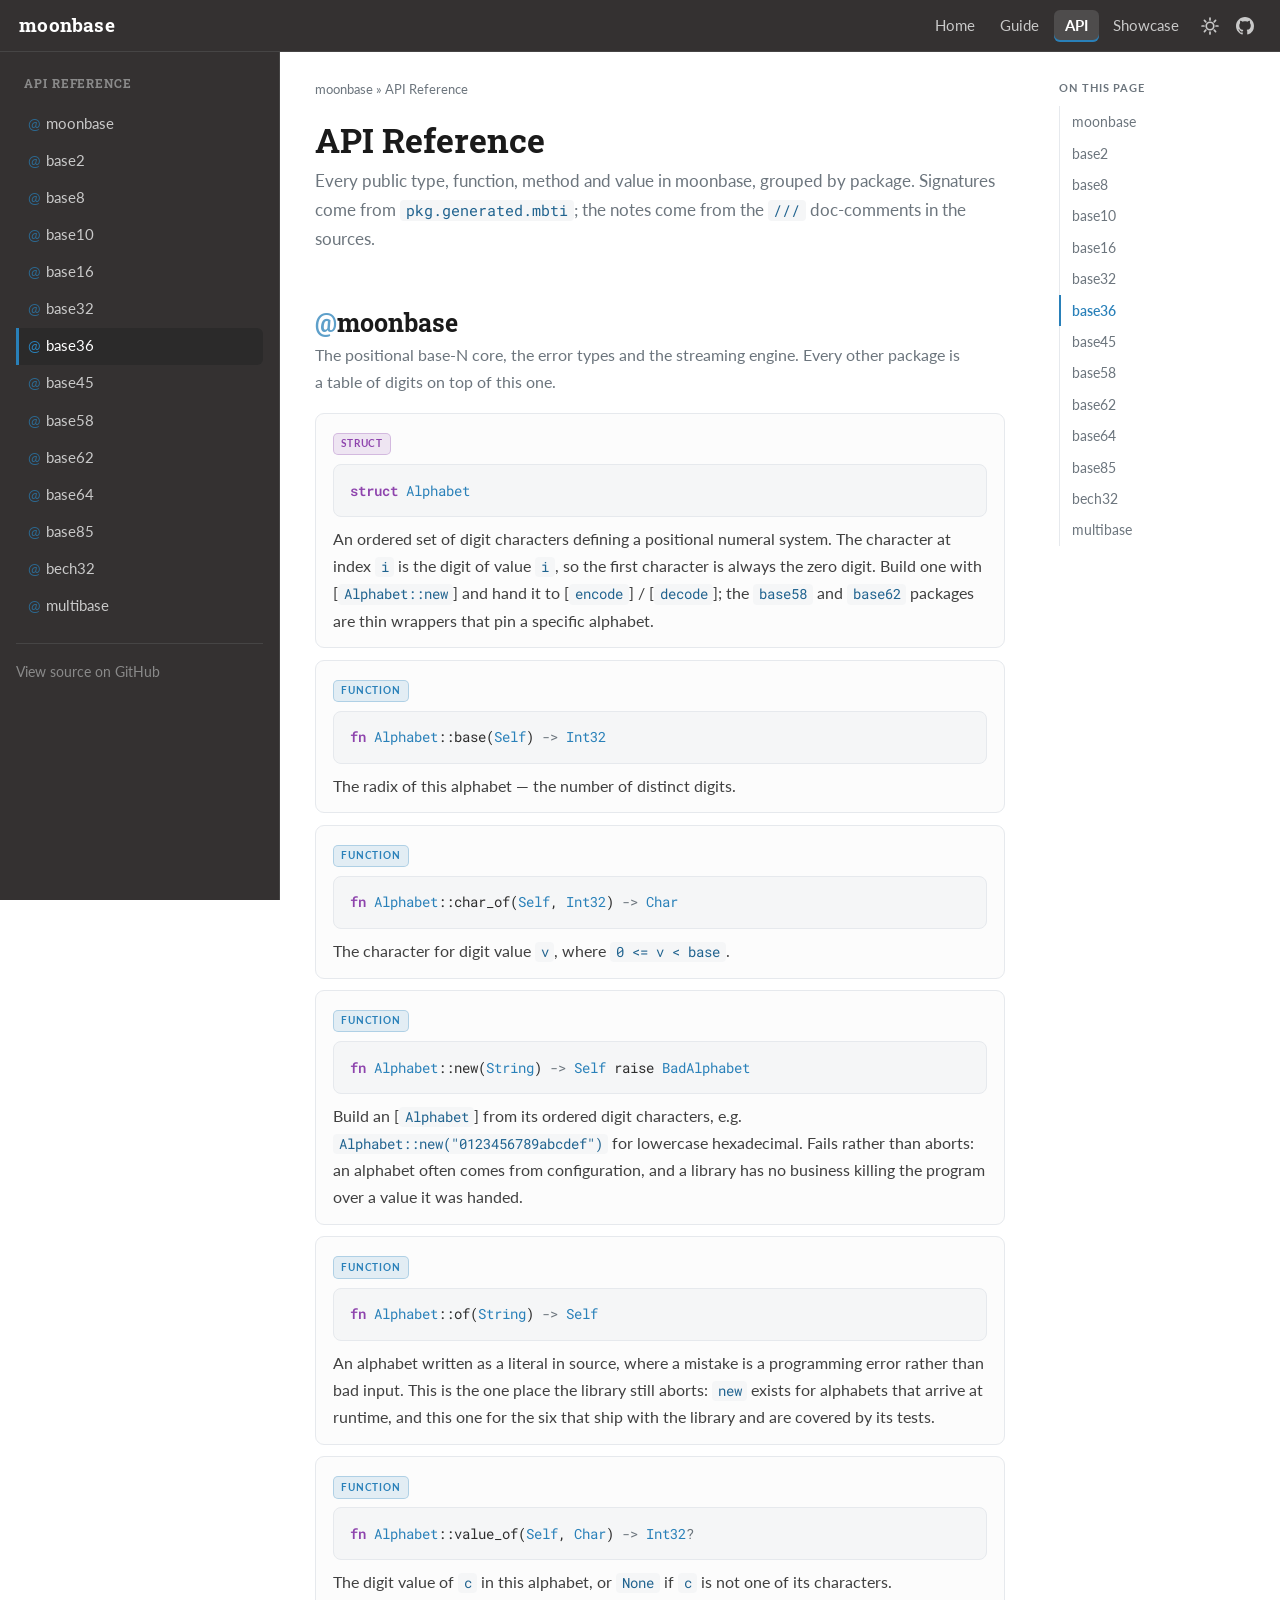
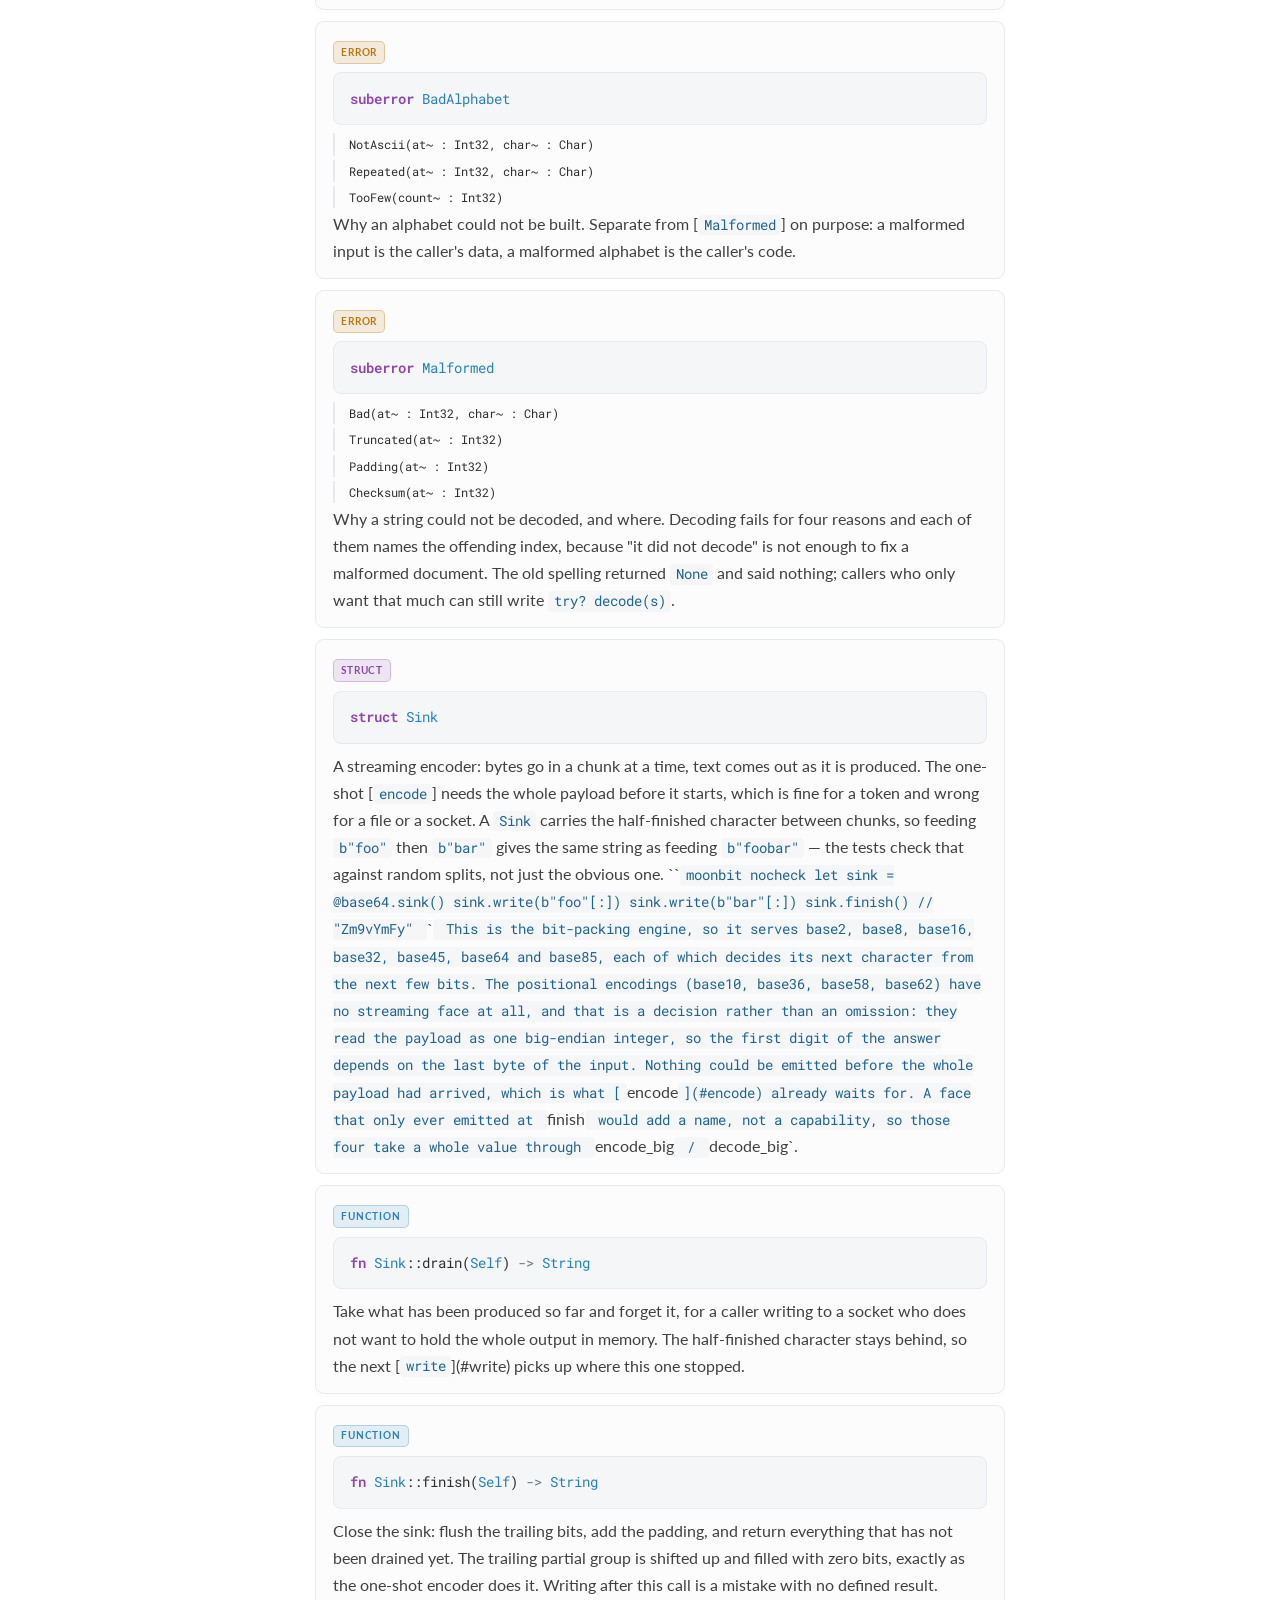
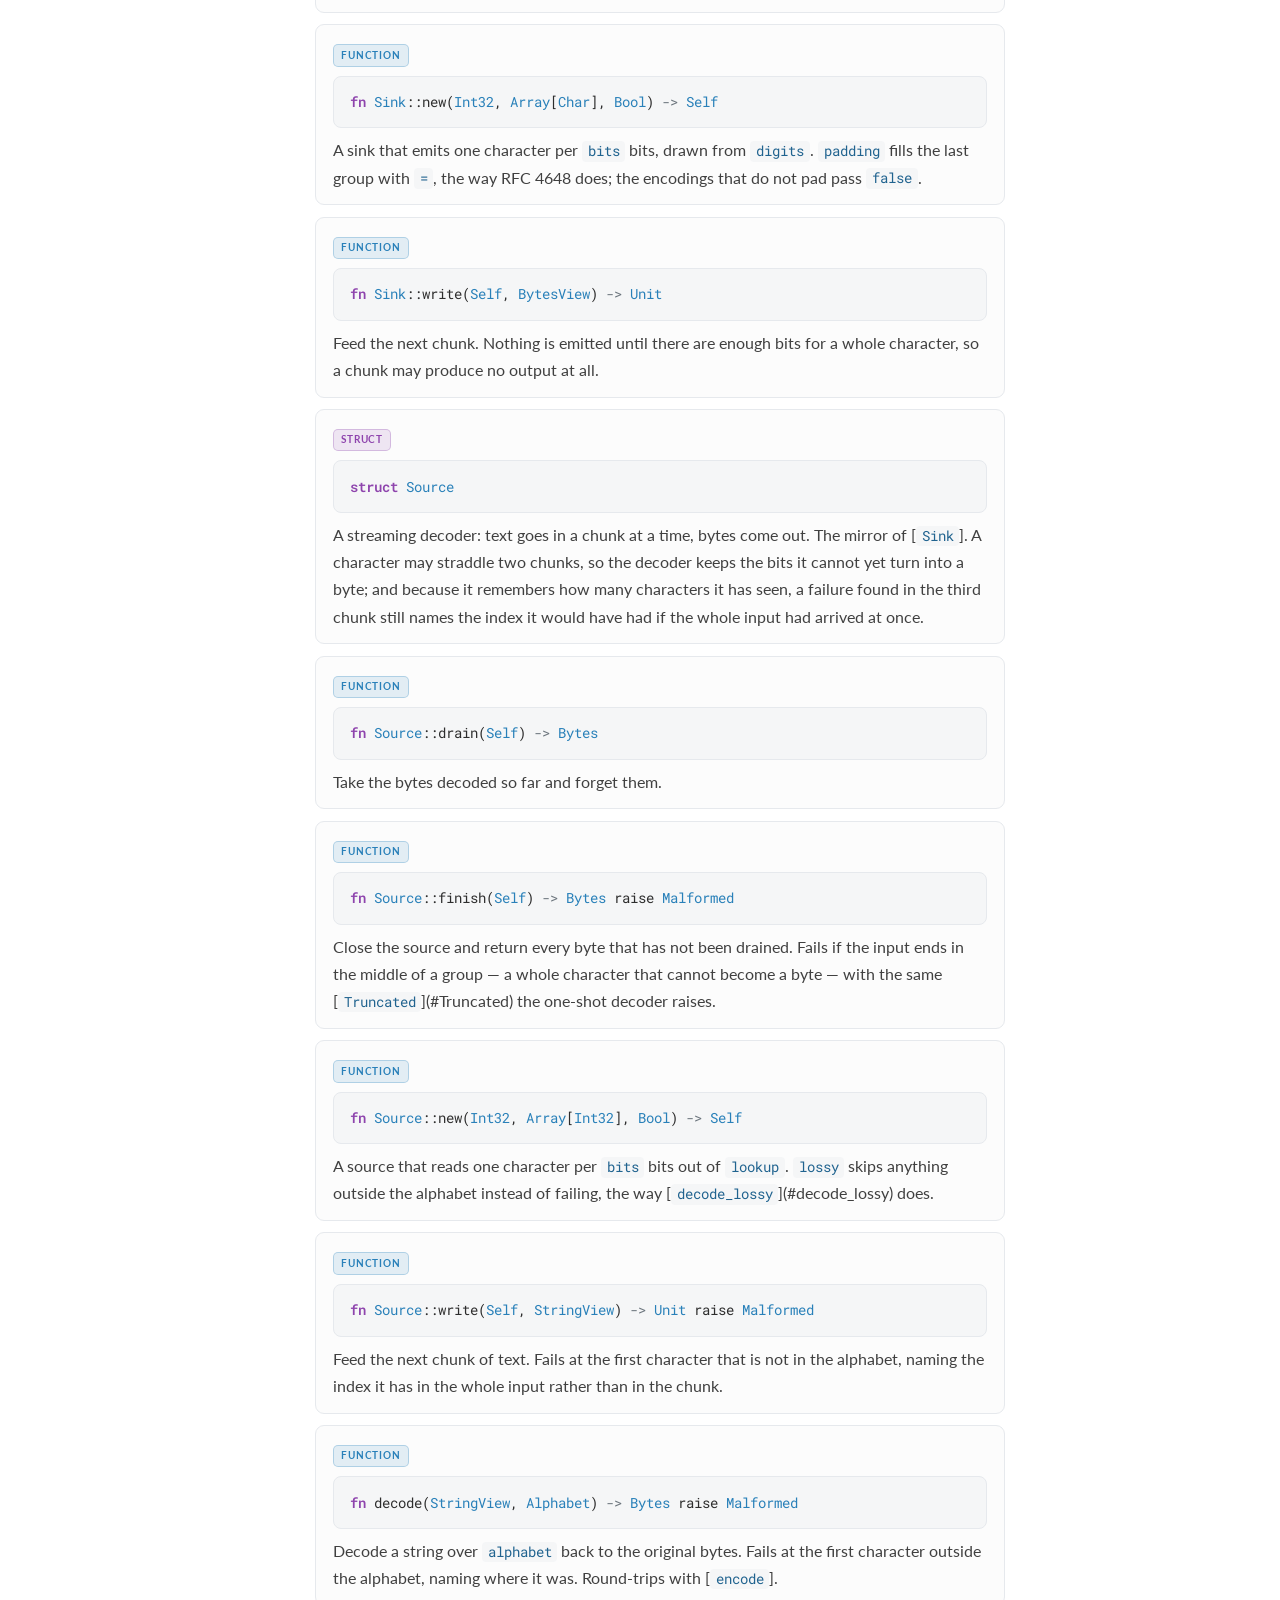
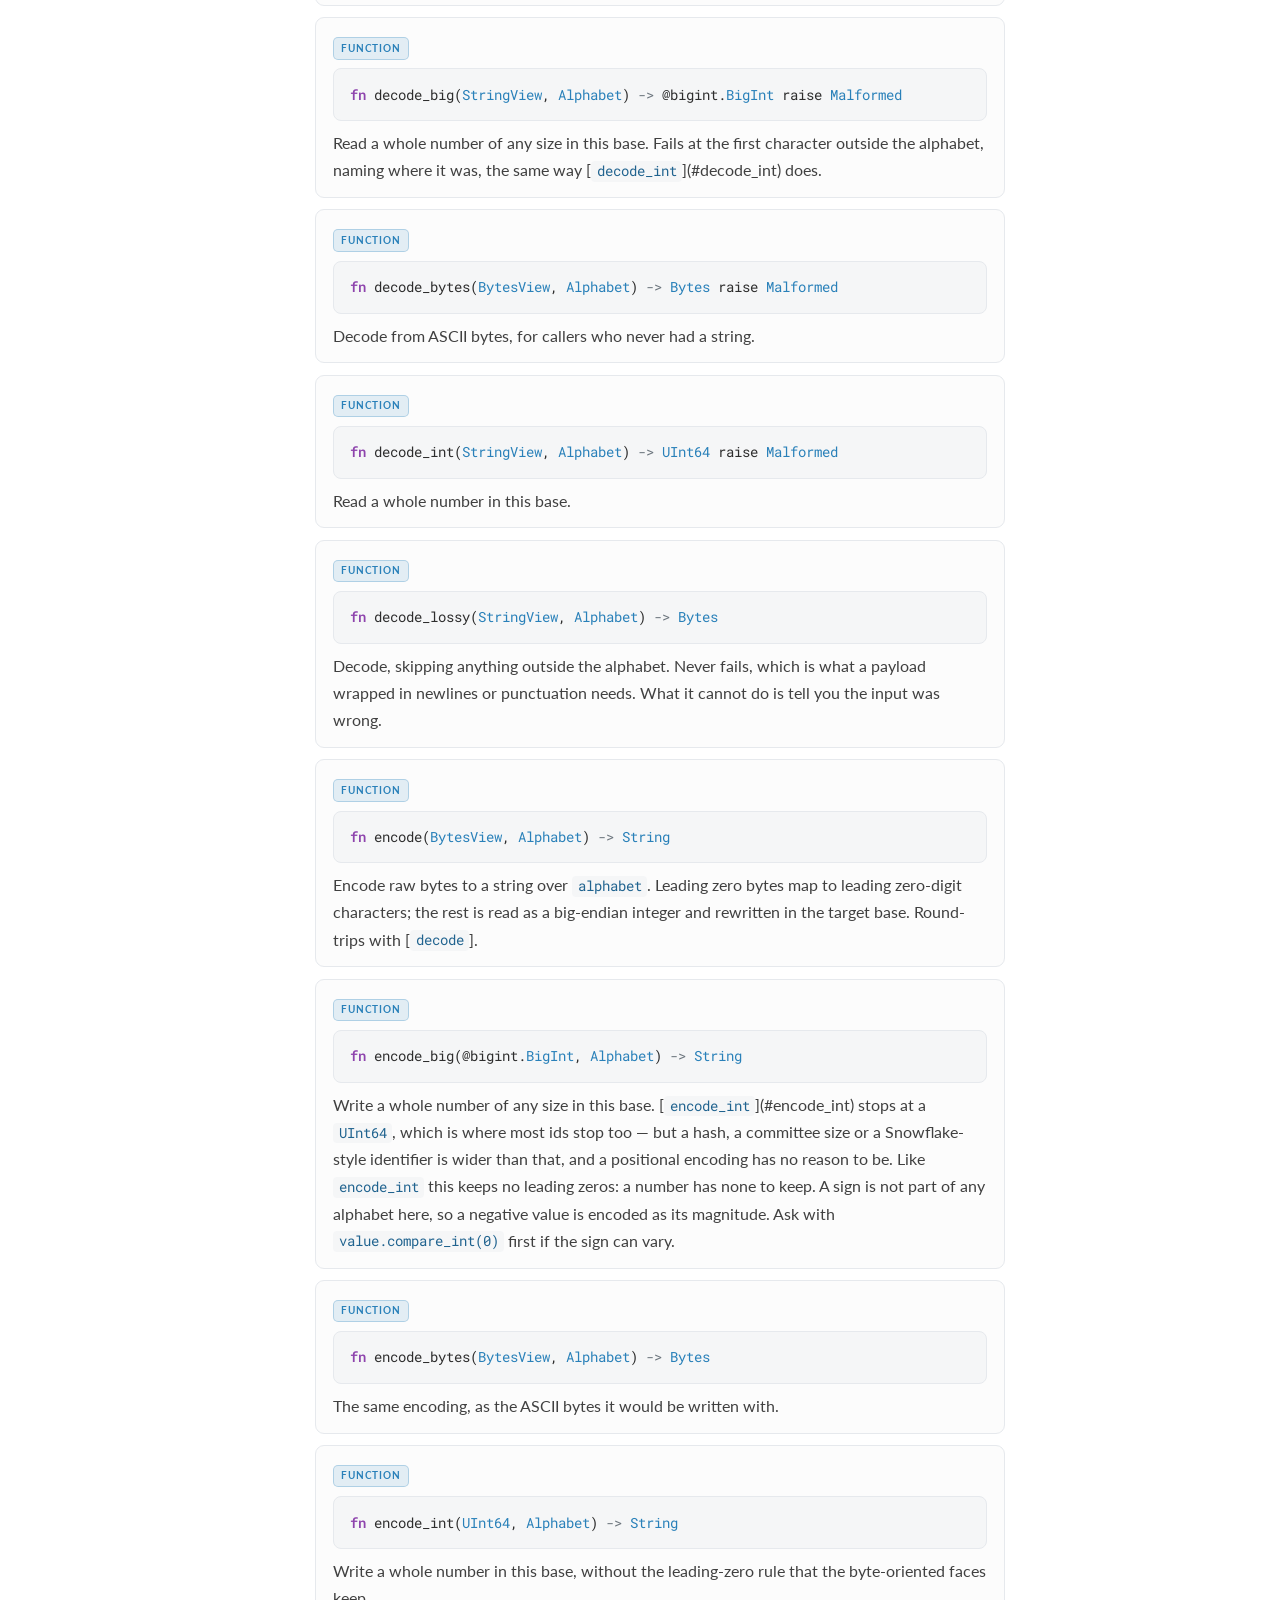
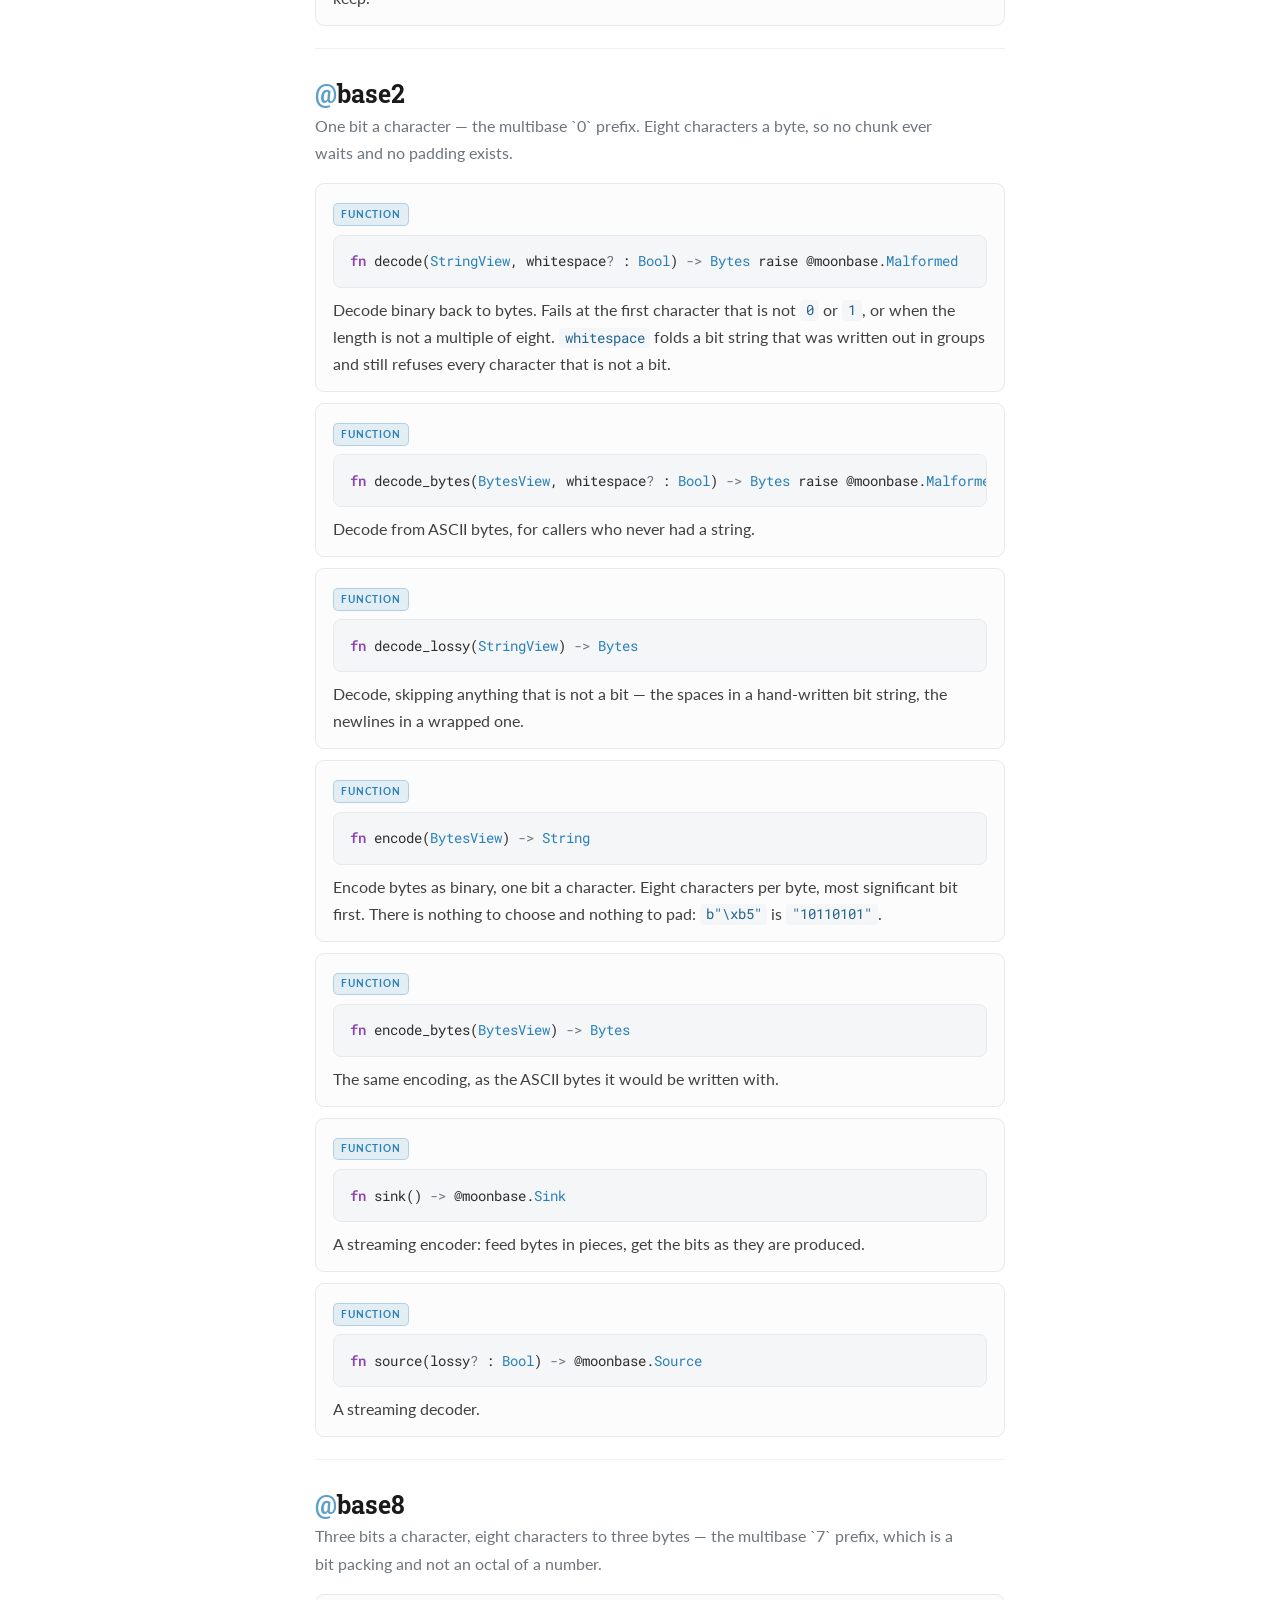
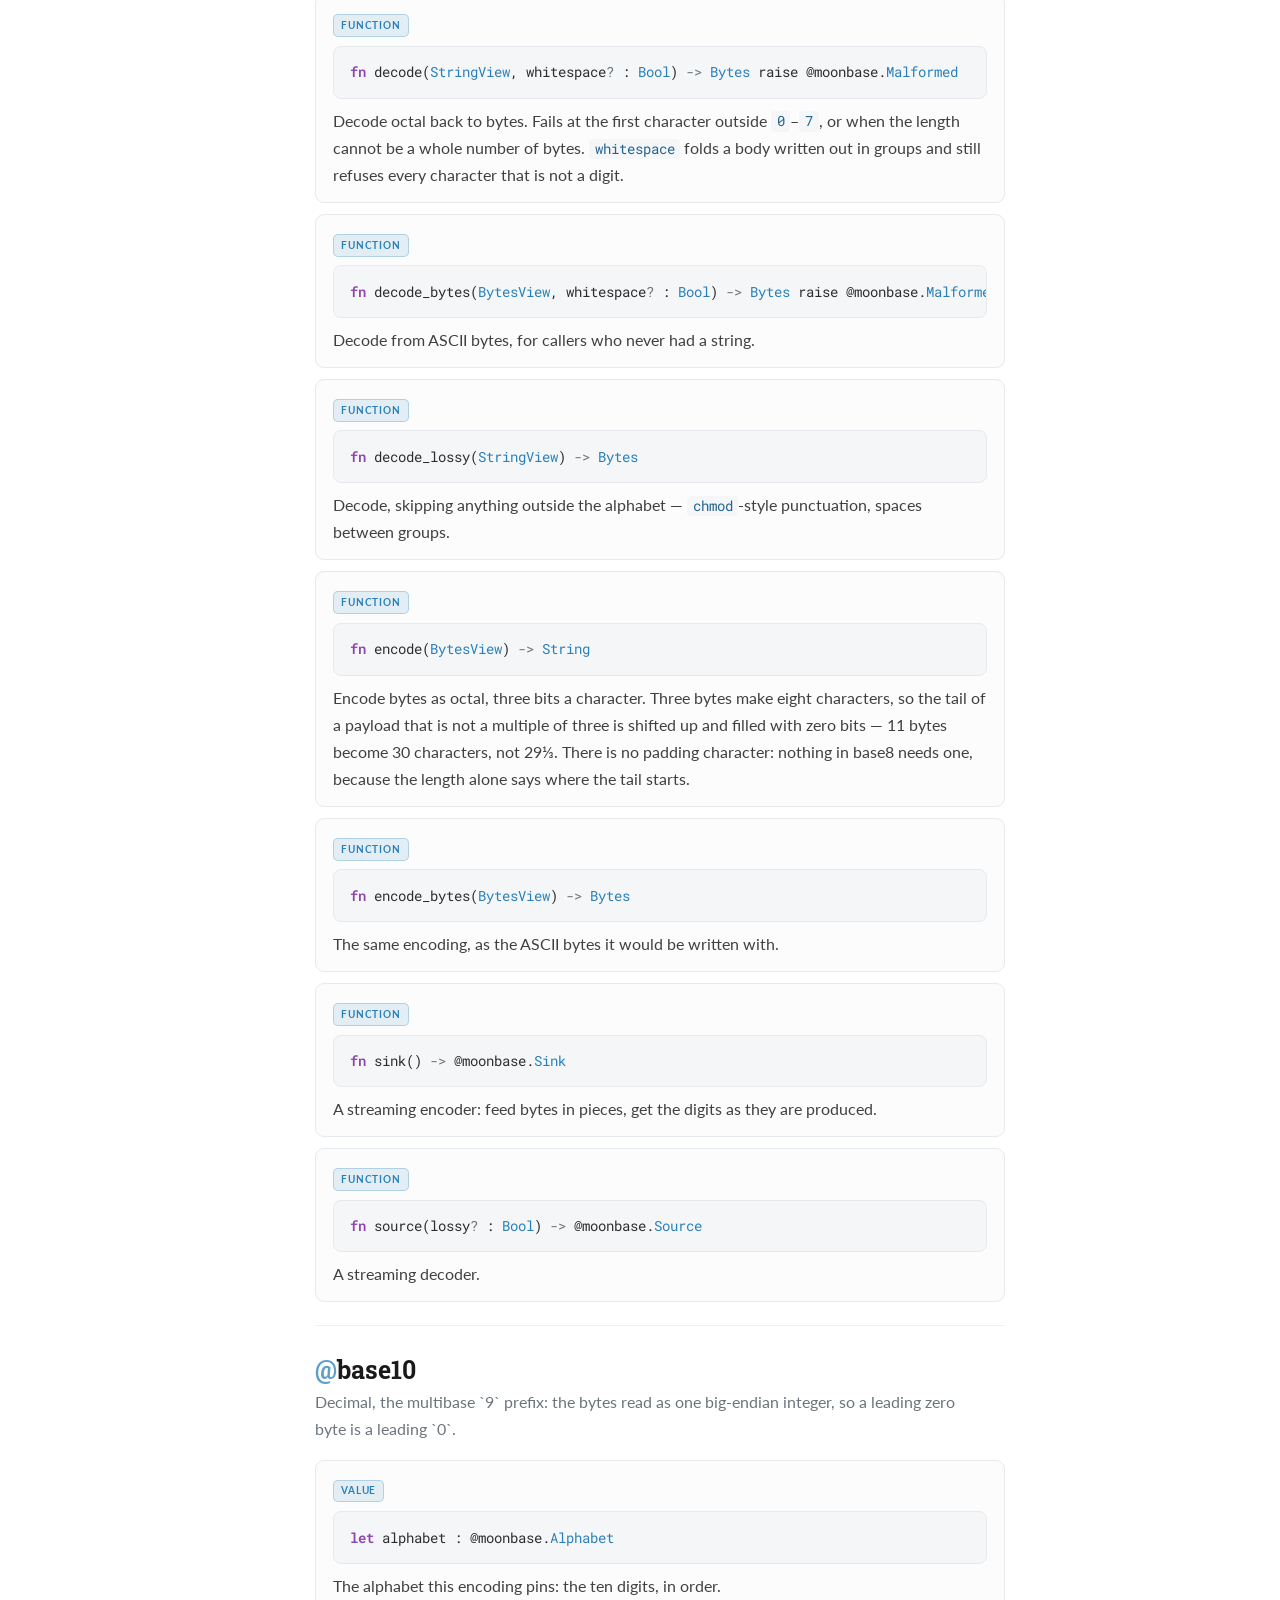
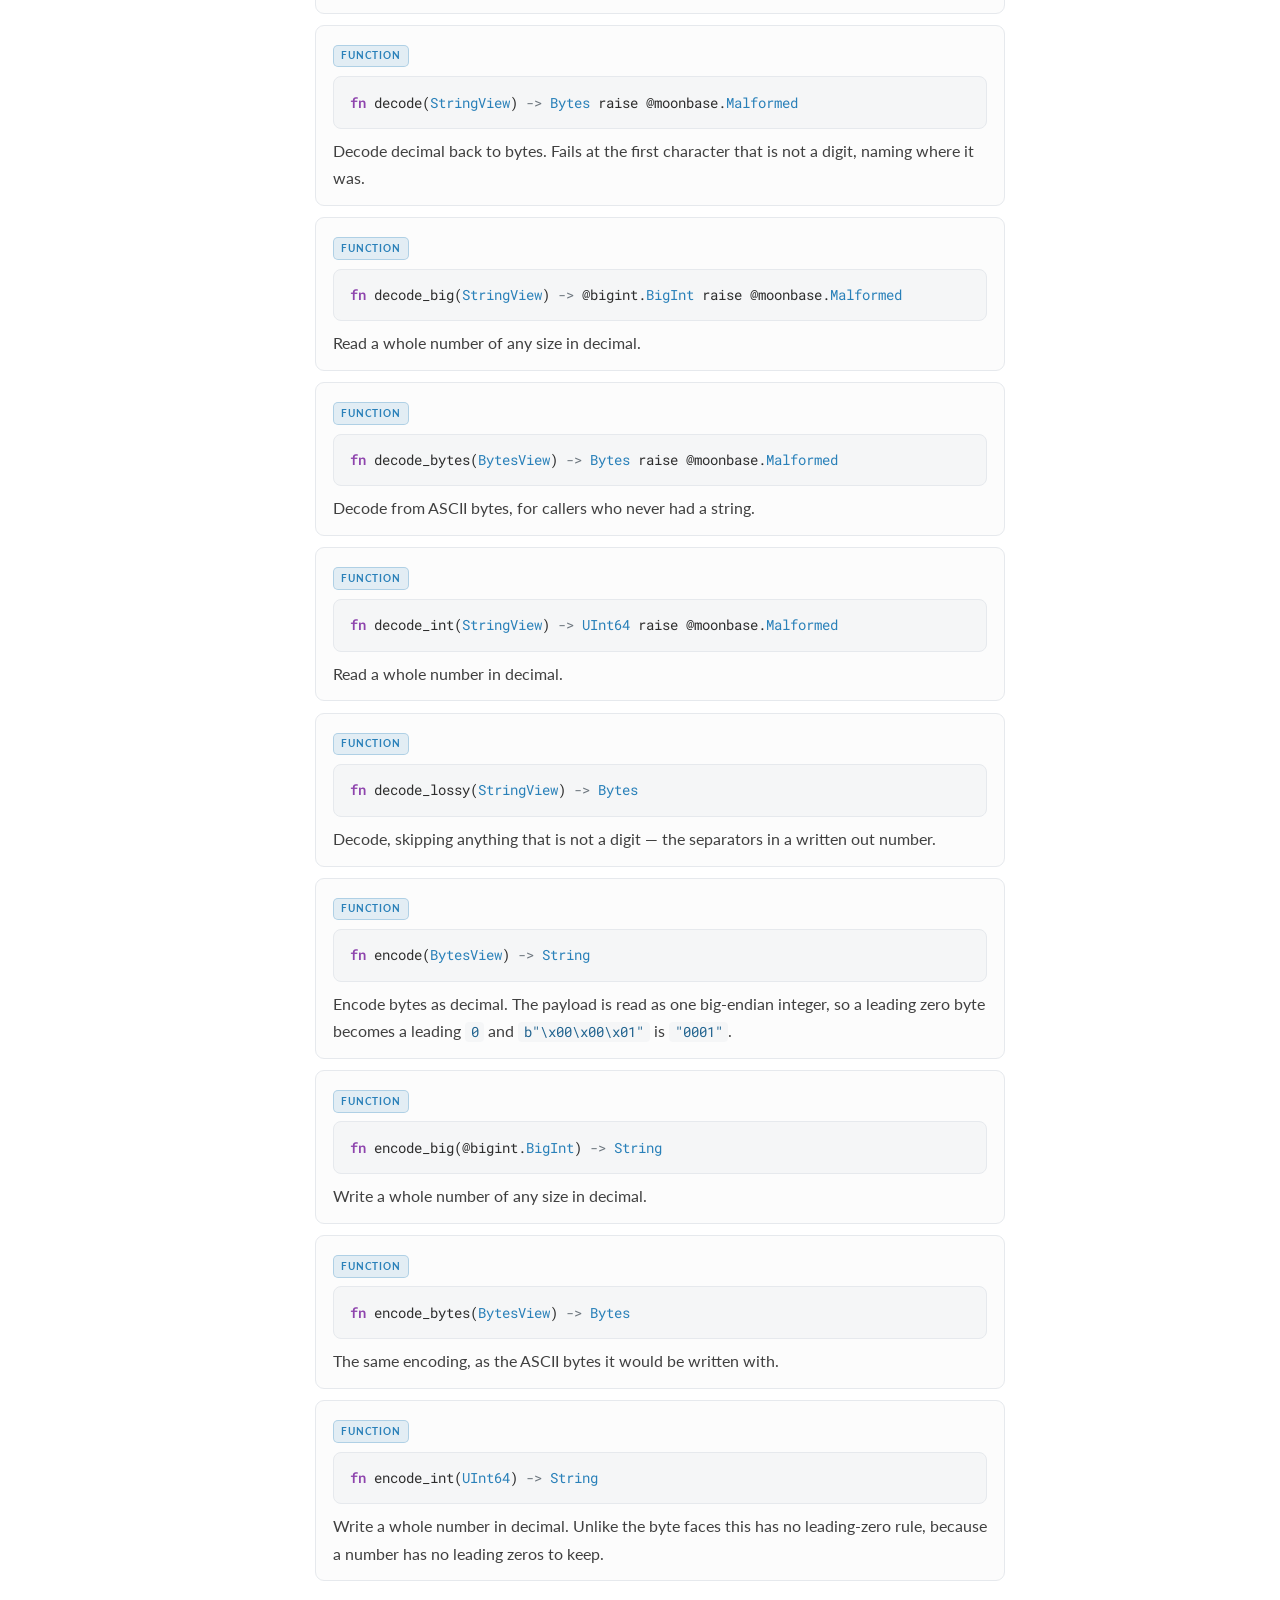
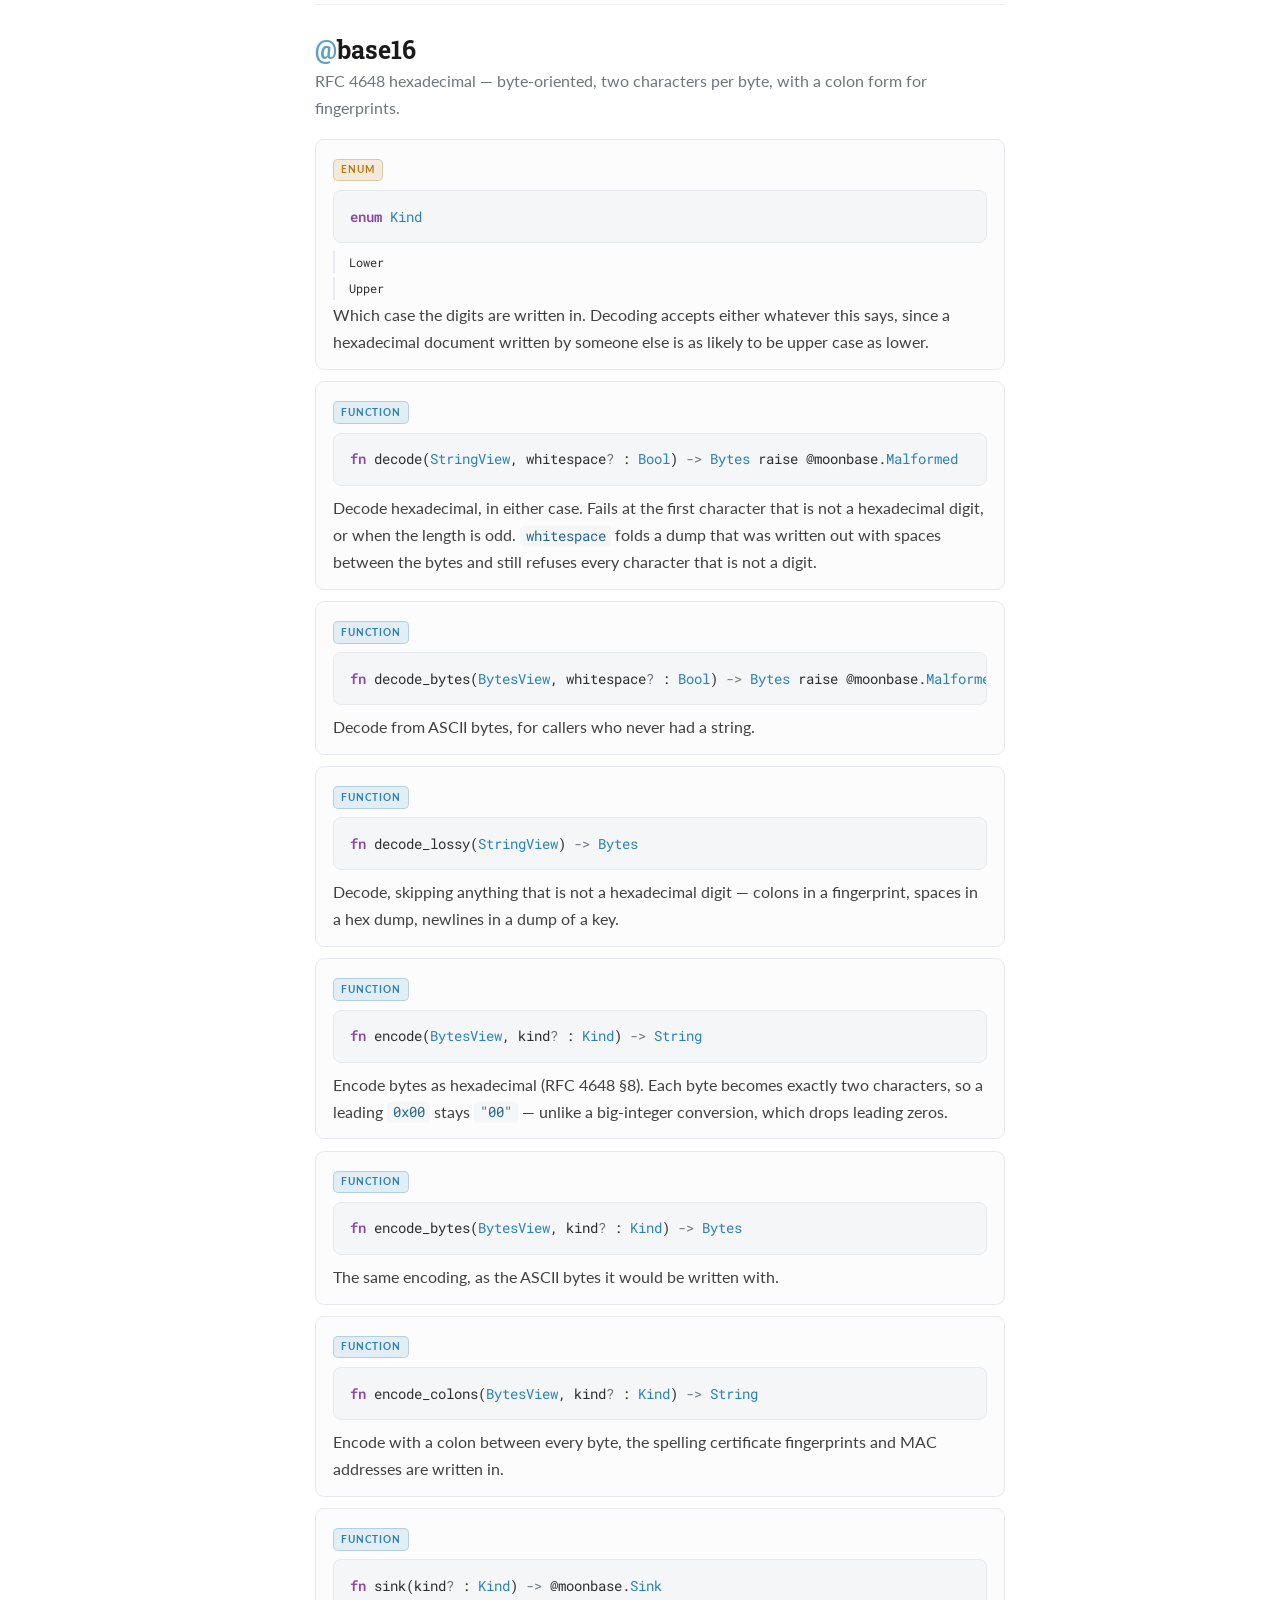
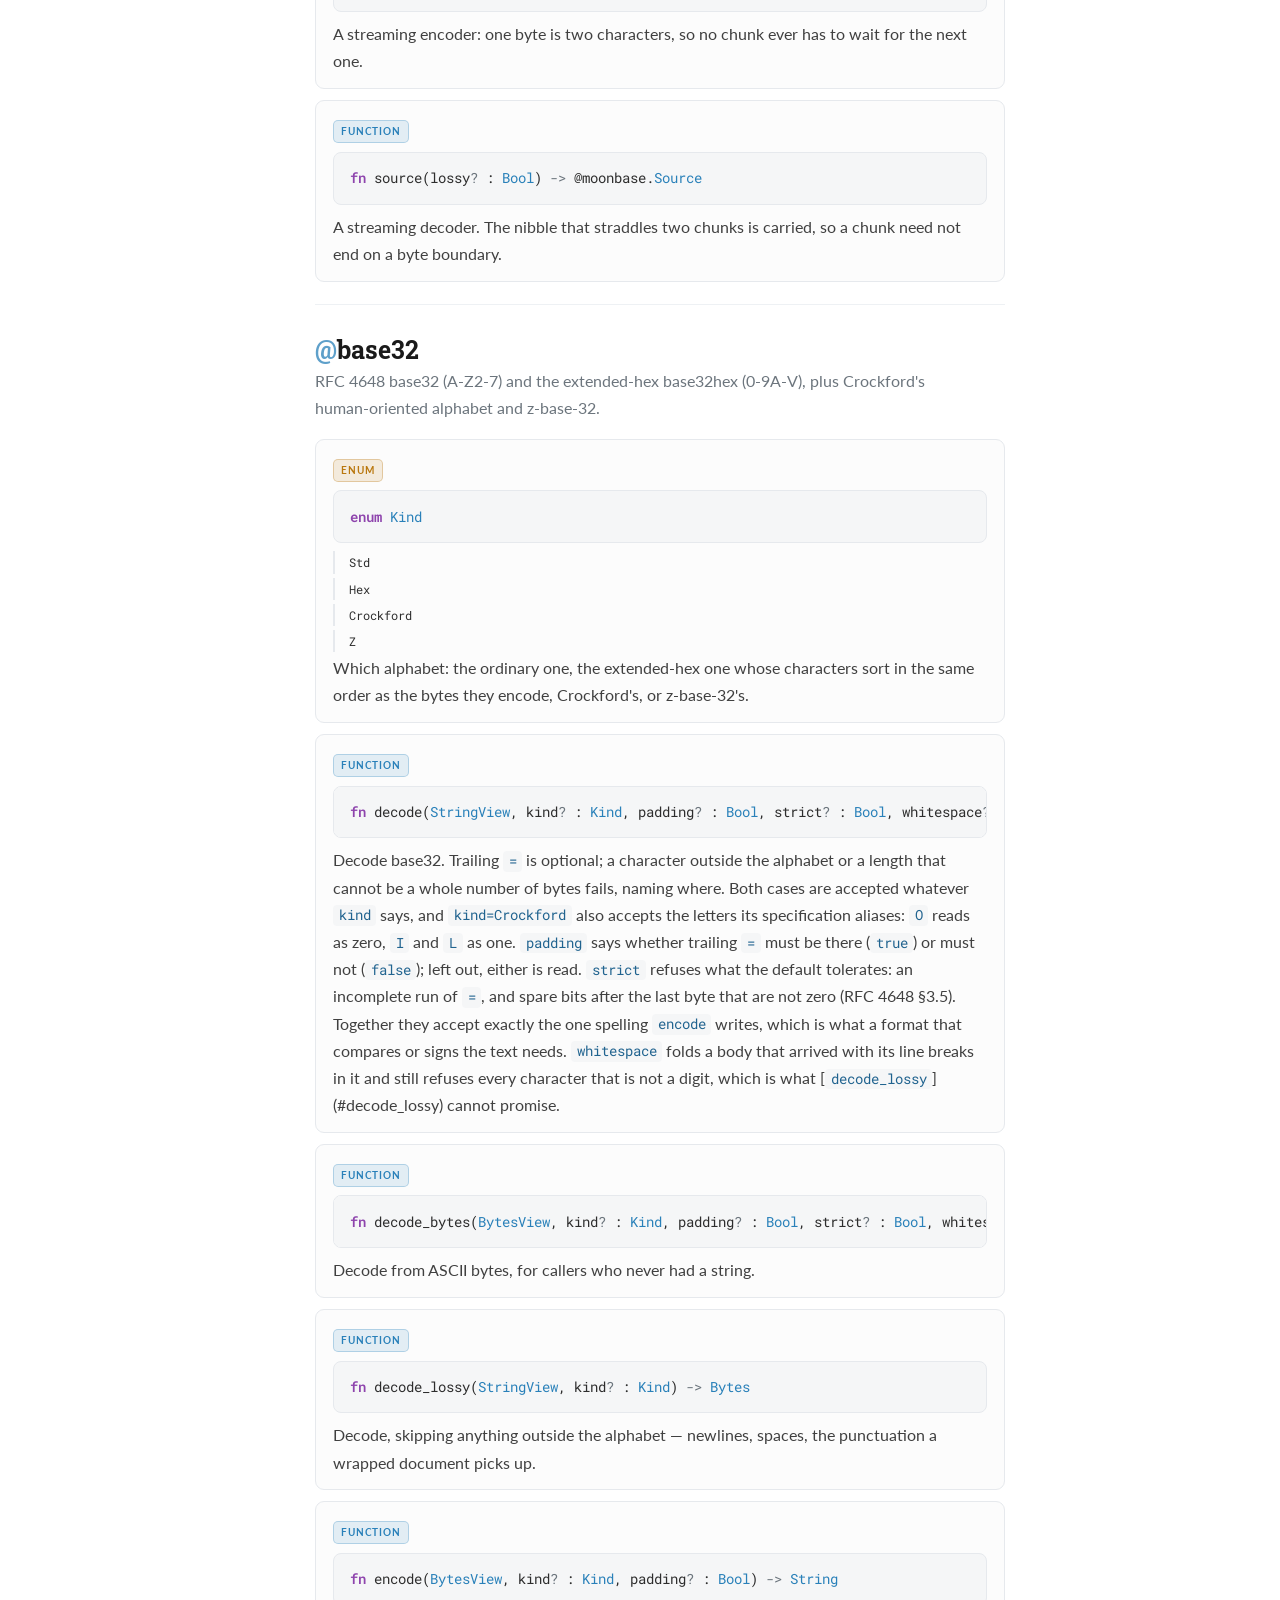
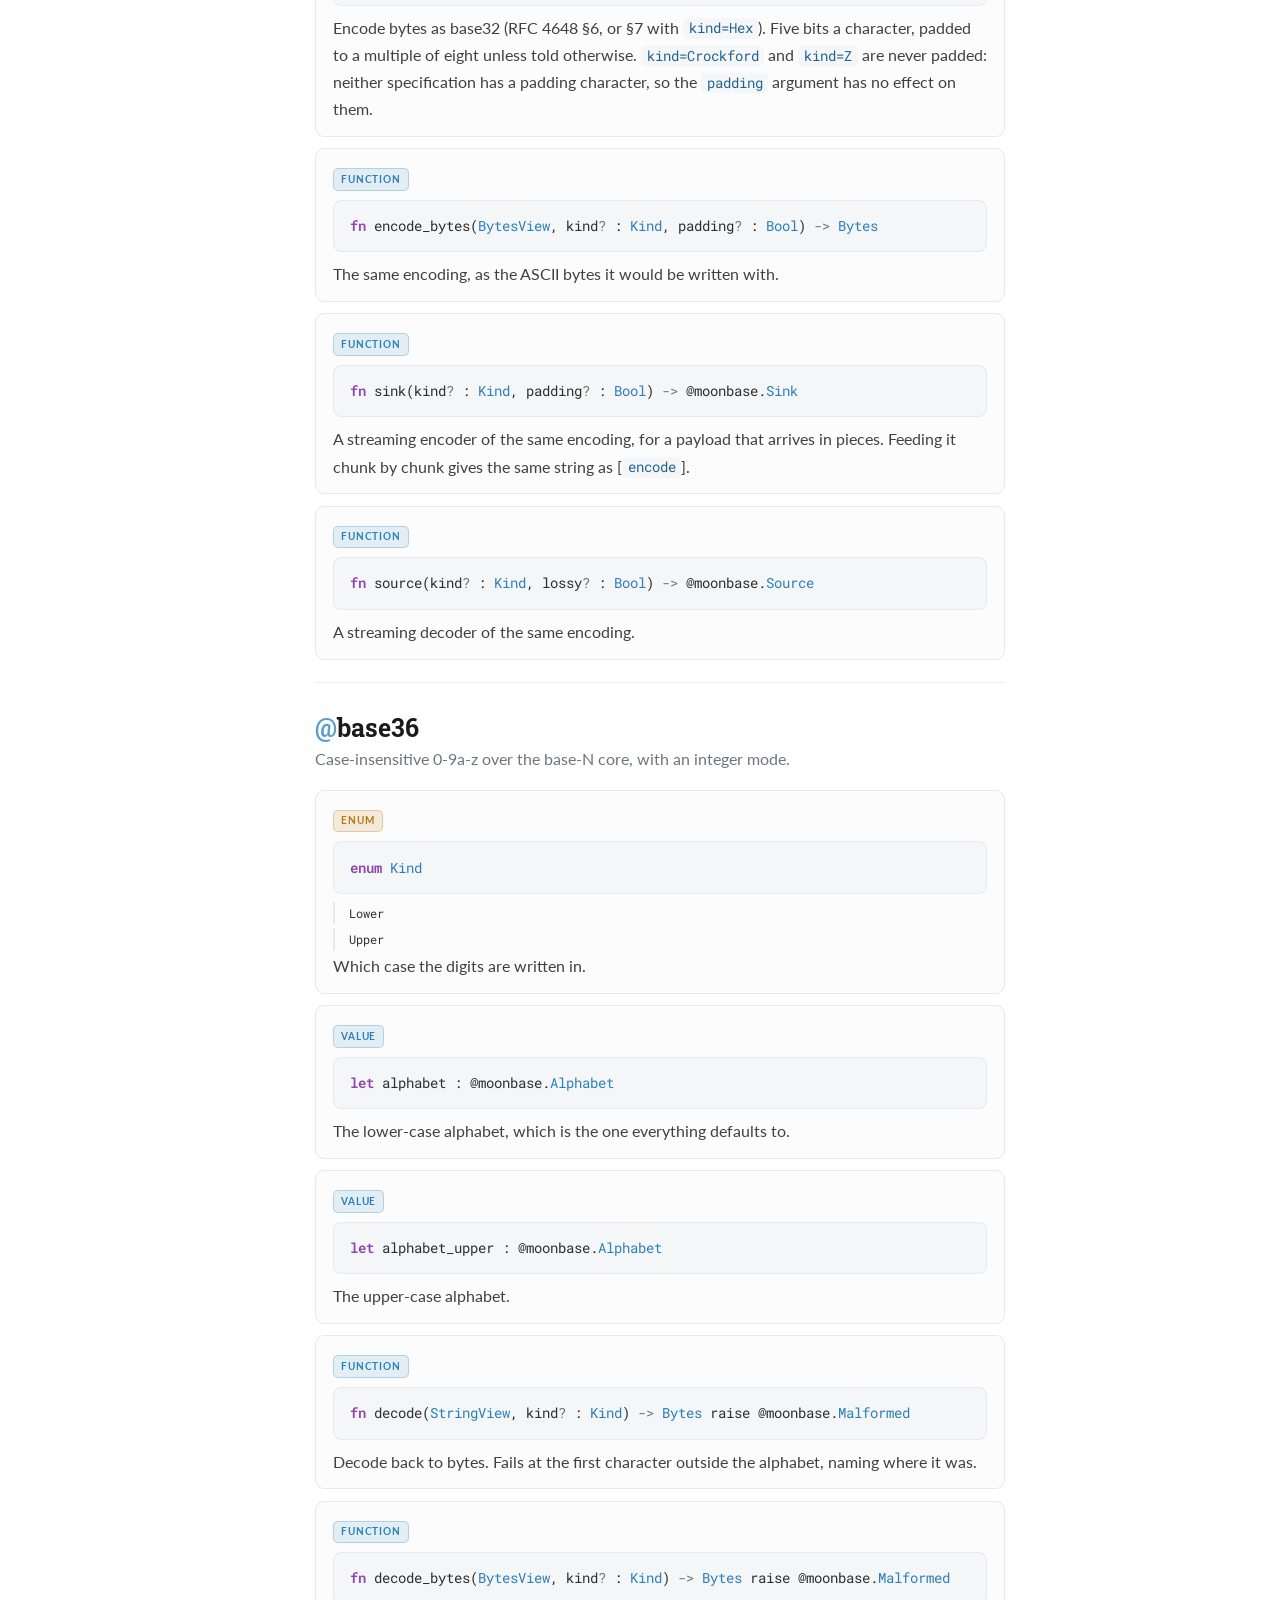
<file: docs/api.html>
<!doctype html>
<html lang="en">
<head>
<meta charset="utf-8">
<meta name="viewport" content="width=device-width, initial-scale=1">
<title>API Reference — moonbase</title>
<link rel="preconnect" href="https://fonts.googleapis.com">
<link rel="preconnect" href="https://fonts.gstatic.com" crossorigin>
<link href="https://fonts.googleapis.com/css2?family=Lato:wght@400;700&family=Roboto+Slab:wght@500;700&family=Roboto+Mono:wght@400;500&display=swap" rel="stylesheet">
<link rel="stylesheet" href="assets/style.css">

<script type="module" src="assets/scrollbar.js"></script></head>
<body>
<a class="skip-link" href="#content">Skip to content</a>
<header class="rtd-top">
  <a class="brand" href="index.html">moonbase</a>
  <nav class="top-nav">
    <a href="index.html">Home</a>
    <a href="guide.html">Guide</a>
    <a class="active" href="api.html">API</a>
    <a href="showcase.html">Showcase</a>
    <button class="theme-btn" id="theme-toggle" aria-label="Toggle colour theme" title="Toggle colour theme"><svg class="ic ic-sun" viewBox="0 0 16 16" width="18" height="18" aria-hidden="true"><circle cx="8" cy="8" r="3.35" fill="none" stroke="currentColor" stroke-width="1.5"/><path d="M8 .95v1.7M8 13.35v1.7M.95 8h1.7M13.35 8h1.7M3.05 3.05l1.2 1.2M11.75 11.75l1.2 1.2M12.95 3.05l-1.2 1.2M4.25 11.75l-1.2 1.2" fill="none" stroke="currentColor" stroke-width="1.5" stroke-linecap="round"/></svg><svg class="ic ic-moon" viewBox="0 0 16 16" width="18" height="18" aria-hidden="true"><path d="M13.6 10A5.8 5.8 0 0 1 6 2.4a6.1 6.1 0 1 0 7.6 7.6Z" fill="none" stroke="currentColor" stroke-width="1.5" stroke-linejoin="round"/></svg></button>
    <a class="github" href="https://github.com/moonbitstack/moonbase" aria-label="GitHub repository" title="GitHub repository">
      <svg class="ic" viewBox="0 0 16 16" width="18" height="18" aria-hidden="true"><path fill="currentColor" d="M8 0C3.58 0 0 3.58 0 8c0 3.54 2.29 6.53 5.47 7.59.4.07.55-.17.55-.38 0-.19-.01-.82-.01-1.49-2.01.37-2.53-.49-2.69-.94-.09-.23-.48-.94-.82-1.13-.28-.15-.68-.52-.01-.53.63-.01 1.08.58 1.23.82.72 1.21 1.87.87 2.33.66.07-.52.28-.87.51-1.07-1.78-.2-3.64-.89-3.64-3.95 0-.87.31-1.59.82-2.15-.08-.2-.36-1.02.08-2.12 0 0 .67-.21 2.2.82.64-.18 1.32-.27 2-.27.68 0 1.36.09 2 .27 1.53-1.04 2.2-.82 2.2-.82.44 1.1.16 1.92.08 2.12.51.56.82 1.27.82 2.15 0 3.07-1.87 3.75-3.65 3.95.29.25.54.73.54 1.48 0 1.07-.01 1.93-.01 2.2 0 .21.15.46.55.38A8.01 8.01 0 0 0 16 8c0-4.42-3.58-8-8-8Z"></path></svg>
    </a>
  </nav>
</header>
<div class="rtd-wrap">
  <aside class="rtd-side">
    <p class="side-title">API Reference</p>
    <ul class="side-nav"><li><a href="api.html#pkg-moonbase" class="nav-pkg"><span class="at">@</span>moonbase</a></li><li><a href="api.html#pkg-base2" class="nav-pkg"><span class="at">@</span>base2</a></li><li><a href="api.html#pkg-base8" class="nav-pkg"><span class="at">@</span>base8</a></li><li><a href="api.html#pkg-base10" class="nav-pkg"><span class="at">@</span>base10</a></li><li><a href="api.html#pkg-base16" class="nav-pkg"><span class="at">@</span>base16</a></li><li><a href="api.html#pkg-base32" class="nav-pkg"><span class="at">@</span>base32</a></li><li><a href="api.html#pkg-base36" class="nav-pkg"><span class="at">@</span>base36</a></li><li><a href="api.html#pkg-base45" class="nav-pkg"><span class="at">@</span>base45</a></li><li><a href="api.html#pkg-base58" class="nav-pkg"><span class="at">@</span>base58</a></li><li><a href="api.html#pkg-base62" class="nav-pkg"><span class="at">@</span>base62</a></li><li><a href="api.html#pkg-base64" class="nav-pkg"><span class="at">@</span>base64</a></li><li><a href="api.html#pkg-base85" class="nav-pkg"><span class="at">@</span>base85</a></li><li><a href="api.html#pkg-bech32" class="nav-pkg"><span class="at">@</span>bech32</a></li><li><a href="api.html#pkg-multibase" class="nav-pkg"><span class="at">@</span>multibase</a></li></ul>
    <a class="side-github" href="https://github.com/moonbitstack/moonbase">View source on GitHub</a>
  </aside>
  <div class="rtd-content" id="content">
    <nav class="breadcrumb"><a href="index.html">moonbase</a> &raquo; API Reference</nav>
    <main>
      <h1>API Reference</h1>
      <p class="lede">Every public type, function, method and value in moonbase, grouped by
      package. Signatures come from <code>pkg.generated.mbti</code>; the notes come from the
      <code>///</code> doc-comments in the sources.</p>
      <section class="pkg" id="pkg-moonbase"><h2><span class="at">@</span>moonbase</h2><p class="pdesc">The positional base-N core, the error types and the streaming engine. Every other package is a table of digits on top of this one.</p><article class="item" id="sym-Alphabet" data-kind="struct"><span class="kind">struct</span><pre class="sig"><span class="k">struct</span> <span class="ty">Alphabet</span></pre><p class="doc">An ordered set of digit characters defining a positional numeral system. The character at index <code>i</code> is the digit of value <code>i</code>, so the first character is always the zero digit. Build one with [<code>Alphabet::new</code>] and hand it to [<code>encode</code>] / [<code>decode</code>]; the <code>base58</code> and <code>base62</code> packages are thin wrappers that pin a specific alphabet.</p></article><article class="item" id="sym-Alphabet::base" data-kind="fn"><span class="kind">function</span><pre class="sig"><span class="k">fn</span> <span class="ty">Alphabet</span>::base(<span class="ty">Self</span>) <span class="op">-&gt;</span> <span class="ty">Int32</span></pre><p class="doc">The radix of this alphabet — the number of distinct digits.</p></article><article class="item" id="sym-Alphabet::char_of" data-kind="fn"><span class="kind">function</span><pre class="sig"><span class="k">fn</span> <span class="ty">Alphabet</span>::char_of(<span class="ty">Self</span>, <span class="ty">Int32</span>) <span class="op">-&gt;</span> <span class="ty">Char</span></pre><p class="doc">The character for digit value <code>v</code>, where <code>0 &lt;= v &lt; base</code>.</p></article><article class="item" id="sym-Alphabet::new" data-kind="fn"><span class="kind">function</span><pre class="sig"><span class="k">fn</span> <span class="ty">Alphabet</span>::new(<span class="ty">String</span>) <span class="op">-&gt;</span> <span class="ty">Self</span> raise <span class="ty">BadAlphabet</span></pre><p class="doc">Build an [<code>Alphabet</code>] from its ordered digit characters, e.g. <code>Alphabet::new(&quot;0123456789abcdef&quot;)</code> for lowercase hexadecimal. Fails rather than aborts: an alphabet often comes from configuration, and a library has no business killing the program over a value it was handed.</p></article><article class="item" id="sym-Alphabet::of" data-kind="fn"><span class="kind">function</span><pre class="sig"><span class="k">fn</span> <span class="ty">Alphabet</span>::of(<span class="ty">String</span>) <span class="op">-&gt;</span> <span class="ty">Self</span></pre><p class="doc">An alphabet written as a literal in source, where a mistake is a programming error rather than bad input. This is the one place the library still aborts: <code>new</code> exists for alphabets that arrive at runtime, and this one for the six that ship with the library and are covered by its tests.</p></article><article class="item" id="sym-Alphabet::value_of" data-kind="fn"><span class="kind">function</span><pre class="sig"><span class="k">fn</span> <span class="ty">Alphabet</span>::value_of(<span class="ty">Self</span>, <span class="ty">Char</span>) <span class="op">-&gt;</span> <span class="ty">Int32</span><span class="op">?</span></pre><p class="doc">The digit value of <code>c</code> in this alphabet, or <code>None</code> if <code>c</code> is not one of its characters.</p></article><article class="item" id="sym-BadAlphabet" data-kind="error"><span class="kind">error</span><pre class="sig"><span class="k">suberror</span> <span class="ty">BadAlphabet</span></pre><div class="variants"><div class="variant"><code><span class="ty">NotAscii</span>(at<span class="op">~</span> : <span class="ty">Int32</span>, char<span class="op">~</span> : <span class="ty">Char</span>)</code></div><div class="variant"><code><span class="ty">Repeated</span>(at<span class="op">~</span> : <span class="ty">Int32</span>, char<span class="op">~</span> : <span class="ty">Char</span>)</code></div><div class="variant"><code><span class="ty">TooFew</span>(count<span class="op">~</span> : <span class="ty">Int32</span>)</code></div></div><p class="doc">Why an alphabet could not be built. Separate from [<code>Malformed</code>] on purpose: a malformed input is the caller&#x27;s data, a malformed alphabet is the caller&#x27;s code.</p></article><article class="item" id="sym-Malformed" data-kind="error"><span class="kind">error</span><pre class="sig"><span class="k">suberror</span> <span class="ty">Malformed</span></pre><div class="variants"><div class="variant"><code><span class="ty">Bad</span>(at<span class="op">~</span> : <span class="ty">Int32</span>, char<span class="op">~</span> : <span class="ty">Char</span>)</code></div><div class="variant"><code><span class="ty">Truncated</span>(at<span class="op">~</span> : <span class="ty">Int32</span>)</code></div><div class="variant"><code><span class="ty">Padding</span>(at<span class="op">~</span> : <span class="ty">Int32</span>)</code></div><div class="variant"><code><span class="ty">Checksum</span>(at<span class="op">~</span> : <span class="ty">Int32</span>)</code></div></div><p class="doc">Why a string could not be decoded, and where. Decoding fails for four reasons and each of them names the offending index, because &quot;it did not decode&quot; is not enough to fix a malformed document. The old spelling returned <code>None</code> and said nothing; callers who only want that much can still write <code>try? decode(s)</code>.</p></article><article class="item" id="sym-Sink" data-kind="struct"><span class="kind">struct</span><pre class="sig"><span class="k">struct</span> <span class="ty">Sink</span></pre><p class="doc">A streaming encoder: bytes go in a chunk at a time, text comes out as it is produced. The one-shot [<code>encode</code>] needs the whole payload before it starts, which is fine for a token and wrong for a file or a socket. A <code>Sink</code> carries the half-finished character between chunks, so feeding <code>b&quot;foo&quot;</code> then <code>b&quot;bar&quot;</code> gives the same string as feeding <code>b&quot;foobar&quot;</code> — the tests check that against random splits, not just the obvious one. ``<code>moonbit nocheck let sink = @base64.sink() sink.write(b&quot;foo&quot;[:]) sink.write(b&quot;bar&quot;[:]) sink.finish()               // &quot;Zm9vYmFy&quot; </code>`<code> This is the bit-packing engine, so it serves base2, base8, base16, base32, base45, base64 and base85, each of which decides its next character from the next few bits. The positional encodings (base10, base36, base58, base62) have no streaming face at all, and that is a decision rather than an omission: they read the payload as one big-endian integer, so the first digit of the answer depends on the last byte of the input. Nothing could be emitted before the whole payload had arrived, which is what [</code>encode<code>](#encode) already waits for. A face that only ever emitted at </code>finish<code> would add a name, not a capability, so those four take a whole value through </code>encode_big<code> / </code>decode_big`.</p></article><article class="item" id="sym-Sink::drain" data-kind="fn"><span class="kind">function</span><pre class="sig"><span class="k">fn</span> <span class="ty">Sink</span>::drain(<span class="ty">Self</span>) <span class="op">-&gt;</span> <span class="ty">String</span></pre><p class="doc">Take what has been produced so far and forget it, for a caller writing to a socket who does not want to hold the whole output in memory. The half-finished character stays behind, so the next [<code>write</code>](#write) picks up where this one stopped.</p></article><article class="item" id="sym-Sink::finish" data-kind="fn"><span class="kind">function</span><pre class="sig"><span class="k">fn</span> <span class="ty">Sink</span>::finish(<span class="ty">Self</span>) <span class="op">-&gt;</span> <span class="ty">String</span></pre><p class="doc">Close the sink: flush the trailing bits, add the padding, and return everything that has not been drained yet. The trailing partial group is shifted up and filled with zero bits, exactly as the one-shot encoder does it. Writing after this call is a mistake with no defined result.</p></article><article class="item" id="sym-Sink::new" data-kind="fn"><span class="kind">function</span><pre class="sig"><span class="k">fn</span> <span class="ty">Sink</span>::new(<span class="ty">Int32</span>, <span class="ty">Array</span>[<span class="ty">Char</span>], <span class="ty">Bool</span>) <span class="op">-&gt;</span> <span class="ty">Self</span></pre><p class="doc">A sink that emits one character per <code>bits</code> bits, drawn from <code>digits</code>. <code>padding</code> fills the last group with <code>=</code>, the way RFC 4648 does; the encodings that do not pad pass <code>false</code>.</p></article><article class="item" id="sym-Sink::write" data-kind="fn"><span class="kind">function</span><pre class="sig"><span class="k">fn</span> <span class="ty">Sink</span>::write(<span class="ty">Self</span>, <span class="ty">BytesView</span>) <span class="op">-&gt;</span> <span class="ty">Unit</span></pre><p class="doc">Feed the next chunk. Nothing is emitted until there are enough bits for a whole character, so a chunk may produce no output at all.</p></article><article class="item" id="sym-Source" data-kind="struct"><span class="kind">struct</span><pre class="sig"><span class="k">struct</span> <span class="ty">Source</span></pre><p class="doc">A streaming decoder: text goes in a chunk at a time, bytes come out. The mirror of [<code>Sink</code>]. A character may straddle two chunks, so the decoder keeps the bits it cannot yet turn into a byte; and because it remembers how many characters it has seen, a failure found in the third chunk still names the index it would have had if the whole input had arrived at once.</p></article><article class="item" id="sym-Source::drain" data-kind="fn"><span class="kind">function</span><pre class="sig"><span class="k">fn</span> <span class="ty">Source</span>::drain(<span class="ty">Self</span>) <span class="op">-&gt;</span> <span class="ty">Bytes</span></pre><p class="doc">Take the bytes decoded so far and forget them.</p></article><article class="item" id="sym-Source::finish" data-kind="fn"><span class="kind">function</span><pre class="sig"><span class="k">fn</span> <span class="ty">Source</span>::finish(<span class="ty">Self</span>) <span class="op">-&gt;</span> <span class="ty">Bytes</span> raise <span class="ty">Malformed</span></pre><p class="doc">Close the source and return every byte that has not been drained. Fails if the input ends in the middle of a group — a whole character that cannot become a byte — with the same [<code>Truncated</code>](#Truncated) the one-shot decoder raises.</p></article><article class="item" id="sym-Source::new" data-kind="fn"><span class="kind">function</span><pre class="sig"><span class="k">fn</span> <span class="ty">Source</span>::new(<span class="ty">Int32</span>, <span class="ty">Array</span>[<span class="ty">Int32</span>], <span class="ty">Bool</span>) <span class="op">-&gt;</span> <span class="ty">Self</span></pre><p class="doc">A source that reads one character per <code>bits</code> bits out of <code>lookup</code>. <code>lossy</code> skips anything outside the alphabet instead of failing, the way [<code>decode_lossy</code>](#decode_lossy) does.</p></article><article class="item" id="sym-Source::write" data-kind="fn"><span class="kind">function</span><pre class="sig"><span class="k">fn</span> <span class="ty">Source</span>::write(<span class="ty">Self</span>, <span class="ty">StringView</span>) <span class="op">-&gt;</span> <span class="ty">Unit</span> raise <span class="ty">Malformed</span></pre><p class="doc">Feed the next chunk of text. Fails at the first character that is not in the alphabet, naming the index it has in the whole input rather than in the chunk.</p></article><article class="item" id="sym-decode" data-kind="fn"><span class="kind">function</span><pre class="sig"><span class="k">fn</span> decode(<span class="ty">StringView</span>, <span class="ty">Alphabet</span>) <span class="op">-&gt;</span> <span class="ty">Bytes</span> raise <span class="ty">Malformed</span></pre><p class="doc">Decode a string over <code>alphabet</code> back to the original bytes. Fails at the first character outside the alphabet, naming where it was. Round-trips with [<code>encode</code>].</p></article><article class="item" id="sym-decode_big" data-kind="fn"><span class="kind">function</span><pre class="sig"><span class="k">fn</span> decode_big(<span class="ty">StringView</span>, <span class="ty">Alphabet</span>) <span class="op">-&gt;</span> @bigint.<span class="ty">BigInt</span> raise <span class="ty">Malformed</span></pre><p class="doc">Read a whole number of any size in this base. Fails at the first character outside the alphabet, naming where it was, the same way [<code>decode_int</code>](#decode_int) does.</p></article><article class="item" id="sym-decode_bytes" data-kind="fn"><span class="kind">function</span><pre class="sig"><span class="k">fn</span> decode_bytes(<span class="ty">BytesView</span>, <span class="ty">Alphabet</span>) <span class="op">-&gt;</span> <span class="ty">Bytes</span> raise <span class="ty">Malformed</span></pre><p class="doc">Decode from ASCII bytes, for callers who never had a string.</p></article><article class="item" id="sym-decode_int" data-kind="fn"><span class="kind">function</span><pre class="sig"><span class="k">fn</span> decode_int(<span class="ty">StringView</span>, <span class="ty">Alphabet</span>) <span class="op">-&gt;</span> <span class="ty">UInt64</span> raise <span class="ty">Malformed</span></pre><p class="doc">Read a whole number in this base.</p></article><article class="item" id="sym-decode_lossy" data-kind="fn"><span class="kind">function</span><pre class="sig"><span class="k">fn</span> decode_lossy(<span class="ty">StringView</span>, <span class="ty">Alphabet</span>) <span class="op">-&gt;</span> <span class="ty">Bytes</span></pre><p class="doc">Decode, skipping anything outside the alphabet. Never fails, which is what a payload wrapped in newlines or punctuation needs. What it cannot do is tell you the input was wrong.</p></article><article class="item" id="sym-encode" data-kind="fn"><span class="kind">function</span><pre class="sig"><span class="k">fn</span> encode(<span class="ty">BytesView</span>, <span class="ty">Alphabet</span>) <span class="op">-&gt;</span> <span class="ty">String</span></pre><p class="doc">Encode raw bytes to a string over <code>alphabet</code>. Leading zero bytes map to leading zero-digit characters; the rest is read as a big-endian integer and rewritten in the target base. Round-trips with [<code>decode</code>].</p></article><article class="item" id="sym-encode_big" data-kind="fn"><span class="kind">function</span><pre class="sig"><span class="k">fn</span> encode_big(@bigint.<span class="ty">BigInt</span>, <span class="ty">Alphabet</span>) <span class="op">-&gt;</span> <span class="ty">String</span></pre><p class="doc">Write a whole number of any size in this base. [<code>encode_int</code>](#encode_int) stops at a <code>UInt64</code>, which is where most ids stop too — but a hash, a committee size or a Snowflake-style identifier is wider than that, and a positional encoding has no reason to be. Like <code>encode_int</code> this keeps no leading zeros: a number has none to keep. A sign is not part of any alphabet here, so a negative value is encoded as its magnitude. Ask with <code>value.compare_int(0)</code> first if the sign can vary.</p></article><article class="item" id="sym-encode_bytes" data-kind="fn"><span class="kind">function</span><pre class="sig"><span class="k">fn</span> encode_bytes(<span class="ty">BytesView</span>, <span class="ty">Alphabet</span>) <span class="op">-&gt;</span> <span class="ty">Bytes</span></pre><p class="doc">The same encoding, as the ASCII bytes it would be written with.</p></article><article class="item" id="sym-encode_int" data-kind="fn"><span class="kind">function</span><pre class="sig"><span class="k">fn</span> encode_int(<span class="ty">UInt64</span>, <span class="ty">Alphabet</span>) <span class="op">-&gt;</span> <span class="ty">String</span></pre><p class="doc">Write a whole number in this base, without the leading-zero rule that the byte-oriented faces keep.</p></article></section>
<section class="pkg" id="pkg-base2"><h2><span class="at">@</span>base2</h2><p class="pdesc">One bit a character — the multibase `0` prefix. Eight characters a byte, so no chunk ever waits and no padding exists.</p><article class="item" id="sym-decode" data-kind="fn"><span class="kind">function</span><pre class="sig"><span class="k">fn</span> decode(<span class="ty">StringView</span>, whitespace<span class="op">?</span> : <span class="ty">Bool</span>) <span class="op">-&gt;</span> <span class="ty">Bytes</span> raise @moonbase.<span class="ty">Malformed</span></pre><p class="doc">Decode binary back to bytes. Fails at the first character that is not <code>0</code> or <code>1</code>, or when the length is not a multiple of eight. <code>whitespace</code> folds a bit string that was written out in groups and still refuses every character that is not a bit.</p></article><article class="item" id="sym-decode_bytes" data-kind="fn"><span class="kind">function</span><pre class="sig"><span class="k">fn</span> decode_bytes(<span class="ty">BytesView</span>, whitespace<span class="op">?</span> : <span class="ty">Bool</span>) <span class="op">-&gt;</span> <span class="ty">Bytes</span> raise @moonbase.<span class="ty">Malformed</span></pre><p class="doc">Decode from ASCII bytes, for callers who never had a string.</p></article><article class="item" id="sym-decode_lossy" data-kind="fn"><span class="kind">function</span><pre class="sig"><span class="k">fn</span> decode_lossy(<span class="ty">StringView</span>) <span class="op">-&gt;</span> <span class="ty">Bytes</span></pre><p class="doc">Decode, skipping anything that is not a bit — the spaces in a hand-written bit string, the newlines in a wrapped one.</p></article><article class="item" id="sym-encode" data-kind="fn"><span class="kind">function</span><pre class="sig"><span class="k">fn</span> encode(<span class="ty">BytesView</span>) <span class="op">-&gt;</span> <span class="ty">String</span></pre><p class="doc">Encode bytes as binary, one bit a character. Eight characters per byte, most significant bit first. There is nothing to choose and nothing to pad: <code>b&quot;\xb5&quot;</code> is <code>&quot;10110101&quot;</code>.</p></article><article class="item" id="sym-encode_bytes" data-kind="fn"><span class="kind">function</span><pre class="sig"><span class="k">fn</span> encode_bytes(<span class="ty">BytesView</span>) <span class="op">-&gt;</span> <span class="ty">Bytes</span></pre><p class="doc">The same encoding, as the ASCII bytes it would be written with.</p></article><article class="item" id="sym-sink" data-kind="fn"><span class="kind">function</span><pre class="sig"><span class="k">fn</span> sink() <span class="op">-&gt;</span> @moonbase.<span class="ty">Sink</span></pre><p class="doc">A streaming encoder: feed bytes in pieces, get the bits as they are produced.</p></article><article class="item" id="sym-source" data-kind="fn"><span class="kind">function</span><pre class="sig"><span class="k">fn</span> source(lossy<span class="op">?</span> : <span class="ty">Bool</span>) <span class="op">-&gt;</span> @moonbase.<span class="ty">Source</span></pre><p class="doc">A streaming decoder.</p></article></section>
<section class="pkg" id="pkg-base8"><h2><span class="at">@</span>base8</h2><p class="pdesc">Three bits a character, eight characters to three bytes — the multibase `7` prefix, which is a bit packing and not an octal of a number.</p><article class="item" id="sym-decode" data-kind="fn"><span class="kind">function</span><pre class="sig"><span class="k">fn</span> decode(<span class="ty">StringView</span>, whitespace<span class="op">?</span> : <span class="ty">Bool</span>) <span class="op">-&gt;</span> <span class="ty">Bytes</span> raise @moonbase.<span class="ty">Malformed</span></pre><p class="doc">Decode octal back to bytes. Fails at the first character outside <code>0</code>–<code>7</code>, or when the length cannot be a whole number of bytes. <code>whitespace</code> folds a body written out in groups and still refuses every character that is not a digit.</p></article><article class="item" id="sym-decode_bytes" data-kind="fn"><span class="kind">function</span><pre class="sig"><span class="k">fn</span> decode_bytes(<span class="ty">BytesView</span>, whitespace<span class="op">?</span> : <span class="ty">Bool</span>) <span class="op">-&gt;</span> <span class="ty">Bytes</span> raise @moonbase.<span class="ty">Malformed</span></pre><p class="doc">Decode from ASCII bytes, for callers who never had a string.</p></article><article class="item" id="sym-decode_lossy" data-kind="fn"><span class="kind">function</span><pre class="sig"><span class="k">fn</span> decode_lossy(<span class="ty">StringView</span>) <span class="op">-&gt;</span> <span class="ty">Bytes</span></pre><p class="doc">Decode, skipping anything outside the alphabet — <code>chmod</code>-style punctuation, spaces between groups.</p></article><article class="item" id="sym-encode" data-kind="fn"><span class="kind">function</span><pre class="sig"><span class="k">fn</span> encode(<span class="ty">BytesView</span>) <span class="op">-&gt;</span> <span class="ty">String</span></pre><p class="doc">Encode bytes as octal, three bits a character. Three bytes make eight characters, so the tail of a payload that is not a multiple of three is shifted up and filled with zero bits — 11 bytes become 30 characters, not 29⅓. There is no padding character: nothing in base8 needs one, because the length alone says where the tail starts.</p></article><article class="item" id="sym-encode_bytes" data-kind="fn"><span class="kind">function</span><pre class="sig"><span class="k">fn</span> encode_bytes(<span class="ty">BytesView</span>) <span class="op">-&gt;</span> <span class="ty">Bytes</span></pre><p class="doc">The same encoding, as the ASCII bytes it would be written with.</p></article><article class="item" id="sym-sink" data-kind="fn"><span class="kind">function</span><pre class="sig"><span class="k">fn</span> sink() <span class="op">-&gt;</span> @moonbase.<span class="ty">Sink</span></pre><p class="doc">A streaming encoder: feed bytes in pieces, get the digits as they are produced.</p></article><article class="item" id="sym-source" data-kind="fn"><span class="kind">function</span><pre class="sig"><span class="k">fn</span> source(lossy<span class="op">?</span> : <span class="ty">Bool</span>) <span class="op">-&gt;</span> @moonbase.<span class="ty">Source</span></pre><p class="doc">A streaming decoder.</p></article></section>
<section class="pkg" id="pkg-base10"><h2><span class="at">@</span>base10</h2><p class="pdesc">Decimal, the multibase `9` prefix: the bytes read as one big-endian integer, so a leading zero byte is a leading `0`.</p><article class="item" id="sym-alphabet" data-kind="let"><span class="kind">value</span><pre class="sig"><span class="k">let</span> alphabet : @moonbase.<span class="ty">Alphabet</span></pre><p class="doc">The alphabet this encoding pins: the ten digits, in order.</p></article><article class="item" id="sym-decode" data-kind="fn"><span class="kind">function</span><pre class="sig"><span class="k">fn</span> decode(<span class="ty">StringView</span>) <span class="op">-&gt;</span> <span class="ty">Bytes</span> raise @moonbase.<span class="ty">Malformed</span></pre><p class="doc">Decode decimal back to bytes. Fails at the first character that is not a digit, naming where it was.</p></article><article class="item" id="sym-decode_big" data-kind="fn"><span class="kind">function</span><pre class="sig"><span class="k">fn</span> decode_big(<span class="ty">StringView</span>) <span class="op">-&gt;</span> @bigint.<span class="ty">BigInt</span> raise @moonbase.<span class="ty">Malformed</span></pre><p class="doc">Read a whole number of any size in decimal.</p></article><article class="item" id="sym-decode_bytes" data-kind="fn"><span class="kind">function</span><pre class="sig"><span class="k">fn</span> decode_bytes(<span class="ty">BytesView</span>) <span class="op">-&gt;</span> <span class="ty">Bytes</span> raise @moonbase.<span class="ty">Malformed</span></pre><p class="doc">Decode from ASCII bytes, for callers who never had a string.</p></article><article class="item" id="sym-decode_int" data-kind="fn"><span class="kind">function</span><pre class="sig"><span class="k">fn</span> decode_int(<span class="ty">StringView</span>) <span class="op">-&gt;</span> <span class="ty">UInt64</span> raise @moonbase.<span class="ty">Malformed</span></pre><p class="doc">Read a whole number in decimal.</p></article><article class="item" id="sym-decode_lossy" data-kind="fn"><span class="kind">function</span><pre class="sig"><span class="k">fn</span> decode_lossy(<span class="ty">StringView</span>) <span class="op">-&gt;</span> <span class="ty">Bytes</span></pre><p class="doc">Decode, skipping anything that is not a digit — the separators in a written out number.</p></article><article class="item" id="sym-encode" data-kind="fn"><span class="kind">function</span><pre class="sig"><span class="k">fn</span> encode(<span class="ty">BytesView</span>) <span class="op">-&gt;</span> <span class="ty">String</span></pre><p class="doc">Encode bytes as decimal. The payload is read as one big-endian integer, so a leading zero byte becomes a leading <code>0</code> and <code>b&quot;\x00\x00\x01&quot;</code> is <code>&quot;0001&quot;</code>.</p></article><article class="item" id="sym-encode_big" data-kind="fn"><span class="kind">function</span><pre class="sig"><span class="k">fn</span> encode_big(@bigint.<span class="ty">BigInt</span>) <span class="op">-&gt;</span> <span class="ty">String</span></pre><p class="doc">Write a whole number of any size in decimal.</p></article><article class="item" id="sym-encode_bytes" data-kind="fn"><span class="kind">function</span><pre class="sig"><span class="k">fn</span> encode_bytes(<span class="ty">BytesView</span>) <span class="op">-&gt;</span> <span class="ty">Bytes</span></pre><p class="doc">The same encoding, as the ASCII bytes it would be written with.</p></article><article class="item" id="sym-encode_int" data-kind="fn"><span class="kind">function</span><pre class="sig"><span class="k">fn</span> encode_int(<span class="ty">UInt64</span>) <span class="op">-&gt;</span> <span class="ty">String</span></pre><p class="doc">Write a whole number in decimal. Unlike the byte faces this has no leading-zero rule, because a number has no leading zeros to keep.</p></article></section>
<section class="pkg" id="pkg-base16"><h2><span class="at">@</span>base16</h2><p class="pdesc">RFC 4648 hexadecimal — byte-oriented, two characters per byte, with a colon form for fingerprints.</p><article class="item" id="sym-Kind" data-kind="enum"><span class="kind">enum</span><pre class="sig"><span class="k">enum</span> <span class="ty">Kind</span></pre><div class="variants"><div class="variant"><code><span class="ty">Lower</span></code></div><div class="variant"><code><span class="ty">Upper</span></code></div></div><p class="doc">Which case the digits are written in. Decoding accepts either whatever this says, since a hexadecimal document written by someone else is as likely to be upper case as lower.</p></article><article class="item" id="sym-decode" data-kind="fn"><span class="kind">function</span><pre class="sig"><span class="k">fn</span> decode(<span class="ty">StringView</span>, whitespace<span class="op">?</span> : <span class="ty">Bool</span>) <span class="op">-&gt;</span> <span class="ty">Bytes</span> raise @moonbase.<span class="ty">Malformed</span></pre><p class="doc">Decode hexadecimal, in either case. Fails at the first character that is not a hexadecimal digit, or when the length is odd. <code>whitespace</code> folds a dump that was written out with spaces between the bytes and still refuses every character that is not a digit.</p></article><article class="item" id="sym-decode_bytes" data-kind="fn"><span class="kind">function</span><pre class="sig"><span class="k">fn</span> decode_bytes(<span class="ty">BytesView</span>, whitespace<span class="op">?</span> : <span class="ty">Bool</span>) <span class="op">-&gt;</span> <span class="ty">Bytes</span> raise @moonbase.<span class="ty">Malformed</span></pre><p class="doc">Decode from ASCII bytes, for callers who never had a string.</p></article><article class="item" id="sym-decode_lossy" data-kind="fn"><span class="kind">function</span><pre class="sig"><span class="k">fn</span> decode_lossy(<span class="ty">StringView</span>) <span class="op">-&gt;</span> <span class="ty">Bytes</span></pre><p class="doc">Decode, skipping anything that is not a hexadecimal digit — colons in a fingerprint, spaces in a hex dump, newlines in a dump of a key.</p></article><article class="item" id="sym-encode" data-kind="fn"><span class="kind">function</span><pre class="sig"><span class="k">fn</span> encode(<span class="ty">BytesView</span>, kind<span class="op">?</span> : <span class="ty">Kind</span>) <span class="op">-&gt;</span> <span class="ty">String</span></pre><p class="doc">Encode bytes as hexadecimal (RFC 4648 §8). Each byte becomes exactly two characters, so a leading <code>0x00</code> stays <code>&quot;00&quot;</code> — unlike a big-integer conversion, which drops leading zeros.</p></article><article class="item" id="sym-encode_bytes" data-kind="fn"><span class="kind">function</span><pre class="sig"><span class="k">fn</span> encode_bytes(<span class="ty">BytesView</span>, kind<span class="op">?</span> : <span class="ty">Kind</span>) <span class="op">-&gt;</span> <span class="ty">Bytes</span></pre><p class="doc">The same encoding, as the ASCII bytes it would be written with.</p></article><article class="item" id="sym-encode_colons" data-kind="fn"><span class="kind">function</span><pre class="sig"><span class="k">fn</span> encode_colons(<span class="ty">BytesView</span>, kind<span class="op">?</span> : <span class="ty">Kind</span>) <span class="op">-&gt;</span> <span class="ty">String</span></pre><p class="doc">Encode with a colon between every byte, the spelling certificate fingerprints and MAC addresses are written in.</p></article><article class="item" id="sym-sink" data-kind="fn"><span class="kind">function</span><pre class="sig"><span class="k">fn</span> sink(kind<span class="op">?</span> : <span class="ty">Kind</span>) <span class="op">-&gt;</span> @moonbase.<span class="ty">Sink</span></pre><p class="doc">A streaming encoder: one byte is two characters, so no chunk ever has to wait for the next one.</p></article><article class="item" id="sym-source" data-kind="fn"><span class="kind">function</span><pre class="sig"><span class="k">fn</span> source(lossy<span class="op">?</span> : <span class="ty">Bool</span>) <span class="op">-&gt;</span> @moonbase.<span class="ty">Source</span></pre><p class="doc">A streaming decoder. The nibble that straddles two chunks is carried, so a chunk need not end on a byte boundary.</p></article></section>
<section class="pkg" id="pkg-base32"><h2><span class="at">@</span>base32</h2><p class="pdesc">RFC 4648 base32 (A-Z2-7) and the extended-hex base32hex (0-9A-V), plus Crockford&#x27;s human-oriented alphabet and z-base-32.</p><article class="item" id="sym-Kind" data-kind="enum"><span class="kind">enum</span><pre class="sig"><span class="k">enum</span> <span class="ty">Kind</span></pre><div class="variants"><div class="variant"><code><span class="ty">Std</span></code></div><div class="variant"><code><span class="ty">Hex</span></code></div><div class="variant"><code><span class="ty">Crockford</span></code></div><div class="variant"><code><span class="ty">Z</span></code></div></div><p class="doc">Which alphabet: the ordinary one, the extended-hex one whose characters sort in the same order as the bytes they encode, Crockford&#x27;s, or z-base-32&#x27;s.</p></article><article class="item" id="sym-decode" data-kind="fn"><span class="kind">function</span><pre class="sig"><span class="k">fn</span> decode(<span class="ty">StringView</span>, kind<span class="op">?</span> : <span class="ty">Kind</span>, padding<span class="op">?</span> : <span class="ty">Bool</span>, strict<span class="op">?</span> : <span class="ty">Bool</span>, whitespace<span class="op">?</span> : <span class="ty">Bool</span>) <span class="op">-&gt;</span> <span class="ty">Bytes</span> raise @moonbase.<span class="ty">Malformed</span></pre><p class="doc">Decode base32. Trailing <code>=</code> is optional; a character outside the alphabet or a length that cannot be a whole number of bytes fails, naming where. Both cases are accepted whatever <code>kind</code> says, and <code>kind=Crockford</code> also accepts the letters its specification aliases: <code>O</code> reads as zero, <code>I</code> and <code>L</code> as one. <code>padding</code> says whether trailing <code>=</code> must be there (<code>true</code>) or must not (<code>false</code>); left out, either is read. <code>strict</code> refuses what the default tolerates: an incomplete run of <code>=</code>, and spare bits after the last byte that are not zero (RFC 4648 §3.5). Together they accept exactly the one spelling <code>encode</code> writes, which is what a format that compares or signs the text needs. <code>whitespace</code> folds a body that arrived with its line breaks in it and still refuses every character that is not a digit, which is what [<code>decode_lossy</code>] (#decode_lossy) cannot promise.</p></article><article class="item" id="sym-decode_bytes" data-kind="fn"><span class="kind">function</span><pre class="sig"><span class="k">fn</span> decode_bytes(<span class="ty">BytesView</span>, kind<span class="op">?</span> : <span class="ty">Kind</span>, padding<span class="op">?</span> : <span class="ty">Bool</span>, strict<span class="op">?</span> : <span class="ty">Bool</span>, whitespace<span class="op">?</span> : <span class="ty">Bool</span>) <span class="op">-&gt;</span> <span class="ty">Bytes</span> raise @moonbase.<span class="ty">Malformed</span></pre><p class="doc">Decode from ASCII bytes, for callers who never had a string.</p></article><article class="item" id="sym-decode_lossy" data-kind="fn"><span class="kind">function</span><pre class="sig"><span class="k">fn</span> decode_lossy(<span class="ty">StringView</span>, kind<span class="op">?</span> : <span class="ty">Kind</span>) <span class="op">-&gt;</span> <span class="ty">Bytes</span></pre><p class="doc">Decode, skipping anything outside the alphabet — newlines, spaces, the punctuation a wrapped document picks up.</p></article><article class="item" id="sym-encode" data-kind="fn"><span class="kind">function</span><pre class="sig"><span class="k">fn</span> encode(<span class="ty">BytesView</span>, kind<span class="op">?</span> : <span class="ty">Kind</span>, padding<span class="op">?</span> : <span class="ty">Bool</span>) <span class="op">-&gt;</span> <span class="ty">String</span></pre><p class="doc">Encode bytes as base32 (RFC 4648 §6, or §7 with <code>kind=Hex</code>). Five bits a character, padded to a multiple of eight unless told otherwise. <code>kind=Crockford</code> and <code>kind=Z</code> are never padded: neither specification has a padding character, so the <code>padding</code> argument has no effect on them.</p></article><article class="item" id="sym-encode_bytes" data-kind="fn"><span class="kind">function</span><pre class="sig"><span class="k">fn</span> encode_bytes(<span class="ty">BytesView</span>, kind<span class="op">?</span> : <span class="ty">Kind</span>, padding<span class="op">?</span> : <span class="ty">Bool</span>) <span class="op">-&gt;</span> <span class="ty">Bytes</span></pre><p class="doc">The same encoding, as the ASCII bytes it would be written with.</p></article><article class="item" id="sym-sink" data-kind="fn"><span class="kind">function</span><pre class="sig"><span class="k">fn</span> sink(kind<span class="op">?</span> : <span class="ty">Kind</span>, padding<span class="op">?</span> : <span class="ty">Bool</span>) <span class="op">-&gt;</span> @moonbase.<span class="ty">Sink</span></pre><p class="doc">A streaming encoder of the same encoding, for a payload that arrives in pieces. Feeding it chunk by chunk gives the same string as [<code>encode</code>].</p></article><article class="item" id="sym-source" data-kind="fn"><span class="kind">function</span><pre class="sig"><span class="k">fn</span> source(kind<span class="op">?</span> : <span class="ty">Kind</span>, lossy<span class="op">?</span> : <span class="ty">Bool</span>) <span class="op">-&gt;</span> @moonbase.<span class="ty">Source</span></pre><p class="doc">A streaming decoder of the same encoding.</p></article></section>
<section class="pkg" id="pkg-base36"><h2><span class="at">@</span>base36</h2><p class="pdesc">Case-insensitive 0-9a-z over the base-N core, with an integer mode.</p><article class="item" id="sym-Kind" data-kind="enum"><span class="kind">enum</span><pre class="sig"><span class="k">enum</span> <span class="ty">Kind</span></pre><div class="variants"><div class="variant"><code><span class="ty">Lower</span></code></div><div class="variant"><code><span class="ty">Upper</span></code></div></div><p class="doc">Which case the digits are written in.</p></article><article class="item" id="sym-alphabet" data-kind="let"><span class="kind">value</span><pre class="sig"><span class="k">let</span> alphabet : @moonbase.<span class="ty">Alphabet</span></pre><p class="doc">The lower-case alphabet, which is the one everything defaults to.</p></article><article class="item" id="sym-alphabet_upper" data-kind="let"><span class="kind">value</span><pre class="sig"><span class="k">let</span> alphabet_upper : @moonbase.<span class="ty">Alphabet</span></pre><p class="doc">The upper-case alphabet.</p></article><article class="item" id="sym-decode" data-kind="fn"><span class="kind">function</span><pre class="sig"><span class="k">fn</span> decode(<span class="ty">StringView</span>, kind<span class="op">?</span> : <span class="ty">Kind</span>) <span class="op">-&gt;</span> <span class="ty">Bytes</span> raise @moonbase.<span class="ty">Malformed</span></pre><p class="doc">Decode back to bytes. Fails at the first character outside the alphabet, naming where it was.</p></article><article class="item" id="sym-decode_bytes" data-kind="fn"><span class="kind">function</span><pre class="sig"><span class="k">fn</span> decode_bytes(<span class="ty">BytesView</span>, kind<span class="op">?</span> : <span class="ty">Kind</span>) <span class="op">-&gt;</span> <span class="ty">Bytes</span> raise @moonbase.<span class="ty">Malformed</span></pre><p class="doc">Decode from ASCII bytes, for callers who never had a string.</p></article><article class="item" id="sym-decode_int" data-kind="fn"><span class="kind">function</span><pre class="sig"><span class="k">fn</span> decode_int(<span class="ty">StringView</span>, kind<span class="op">?</span> : <span class="ty">Kind</span>) <span class="op">-&gt;</span> <span class="ty">UInt64</span> raise @moonbase.<span class="ty">Malformed</span></pre><p class="doc">Read a whole number in this base.</p></article><article class="item" id="sym-decode_lossy" data-kind="fn"><span class="kind">function</span><pre class="sig"><span class="k">fn</span> decode_lossy(<span class="ty">StringView</span>, kind<span class="op">?</span> : <span class="ty">Kind</span>) <span class="op">-&gt;</span> <span class="ty">Bytes</span></pre><p class="doc">Decode, skipping anything outside the alphabet.</p></article><article class="item" id="sym-encode" data-kind="fn"><span class="kind">function</span><pre class="sig"><span class="k">fn</span> encode(<span class="ty">BytesView</span>, kind<span class="op">?</span> : <span class="ty">Kind</span>) <span class="op">-&gt;</span> <span class="ty">String</span></pre><p class="doc">Encode bytes. Leading zero bytes become leading zero digits; the rest is read as one big-endian integer and rewritten in this base.</p></article><article class="item" id="sym-encode_bytes" data-kind="fn"><span class="kind">function</span><pre class="sig"><span class="k">fn</span> encode_bytes(<span class="ty">BytesView</span>, kind<span class="op">?</span> : <span class="ty">Kind</span>) <span class="op">-&gt;</span> <span class="ty">Bytes</span></pre><p class="doc">The same encoding, as the ASCII bytes it would be written with.</p></article><article class="item" id="sym-encode_int" data-kind="fn"><span class="kind">function</span><pre class="sig"><span class="k">fn</span> encode_int(<span class="ty">UInt64</span>, kind<span class="op">?</span> : <span class="ty">Kind</span>) <span class="op">-&gt;</span> <span class="ty">String</span></pre><p class="doc">Write a whole number in this base. Unlike the byte faces, this one has no leading-zero rule: a number has no leading zeros to preserve.</p></article></section>
<section class="pkg" id="pkg-base45"><h2><span class="at">@</span>base45</h2><p class="pdesc">RFC 9285: two bytes in three characters from the 45 that a QR code&#x27;s alphanumeric mode can hold, with no padding at all.</p><article class="item" id="sym-Sink" data-kind="struct"><span class="kind">struct</span><pre class="sig"><span class="k">struct</span> <span class="ty">Sink</span></pre><p class="doc">A streaming encoder: bytes go in two at a time, three characters come out. A chunk may end on an odd byte; that byte waits for the next chunk rather than being encoded early, so the output is the same as feeding the whole payload at once.</p></article><article class="item" id="sym-Sink::drain" data-kind="fn"><span class="kind">function</span><pre class="sig"><span class="k">fn</span> <span class="ty">Sink</span>::drain(<span class="ty">Self</span>) <span class="op">-&gt;</span> <span class="ty">String</span></pre><p class="doc">Take what has been produced so far and forget it.</p></article><article class="item" id="sym-Sink::finish" data-kind="fn"><span class="kind">function</span><pre class="sig"><span class="k">fn</span> <span class="ty">Sink</span>::finish(<span class="ty">Self</span>) <span class="op">-&gt;</span> <span class="ty">String</span></pre><p class="doc">Close the sink: write the odd trailing byte as two digits, if there is one.</p></article><article class="item" id="sym-Sink::new" data-kind="fn"><span class="kind">function</span><pre class="sig"><span class="k">fn</span> <span class="ty">Sink</span>::new() <span class="op">-&gt;</span> <span class="ty">Self</span></pre><p class="doc">A sink that takes the payload a chunk at a time. A pair split across two <code>write</code> calls is joined before it becomes three characters, which is the whole reason the type exists.</p></article><article class="item" id="sym-Sink::write" data-kind="fn"><span class="kind">function</span><pre class="sig"><span class="k">fn</span> <span class="ty">Sink</span>::write(<span class="ty">Self</span>, <span class="ty">BytesView</span>) <span class="op">-&gt;</span> <span class="ty">Unit</span></pre><p class="doc">Feed the next chunk.</p></article><article class="item" id="sym-Source" data-kind="struct"><span class="kind">struct</span><pre class="sig"><span class="k">struct</span> <span class="ty">Source</span></pre><p class="doc">A streaming decoder: characters go in, bytes come out. Three characters are one group, so up to two wait for the next chunk. The index in a failure is the one it has in the whole input, not in the chunk.</p></article><article class="item" id="sym-Source::drain" data-kind="fn"><span class="kind">function</span><pre class="sig"><span class="k">fn</span> <span class="ty">Source</span>::drain(<span class="ty">Self</span>) <span class="op">-&gt;</span> <span class="ty">Bytes</span></pre><p class="doc">Take the bytes decoded so far and forget them.</p></article><article class="item" id="sym-Source::finish" data-kind="fn"><span class="kind">function</span><pre class="sig"><span class="k">fn</span> <span class="ty">Source</span>::finish(<span class="ty">Self</span>) <span class="op">-&gt;</span> <span class="ty">Bytes</span> raise @moonbase.<span class="ty">Malformed</span></pre><p class="doc">Close the source and return every byte that has not been drained. Two characters left over are one byte; one character left over is a failure, the same [<code>Truncated</code>](#Truncated) the one-shot decoder raises.</p></article><article class="item" id="sym-Source::new" data-kind="fn"><span class="kind">function</span><pre class="sig"><span class="k">fn</span> <span class="ty">Source</span>::new() <span class="op">-&gt;</span> <span class="ty">Self</span></pre><p class="doc">A source that takes the string a chunk at a time. A triplet split across two <code>write</code> calls is joined before it becomes two bytes, and a failure names the index in the whole input rather than in the chunk.</p></article><article class="item" id="sym-Source::write" data-kind="fn"><span class="kind">function</span><pre class="sig"><span class="k">fn</span> <span class="ty">Source</span>::write(<span class="ty">Self</span>, <span class="ty">StringView</span>) <span class="op">-&gt;</span> <span class="ty">Unit</span> raise @moonbase.<span class="ty">Malformed</span></pre><p class="doc">Feed the next chunk.</p></article><article class="item" id="sym-decode" data-kind="fn"><span class="kind">function</span><pre class="sig"><span class="k">fn</span> decode(<span class="ty">StringView</span>) <span class="op">-&gt;</span> <span class="ty">Bytes</span> raise @moonbase.<span class="ty">Malformed</span></pre><p class="doc">Decode base45 back to bytes. Fails at a character outside the alphabet, at a length that ends one character short of a group, and at a three-digit group that is larger than 65535 — RFC 9285 §6 requires that last one, because <code>GGW</code> would otherwise decode to a number that does not fit in the two bytes it claims.</p></article><article class="item" id="sym-decode_bytes" data-kind="fn"><span class="kind">function</span><pre class="sig"><span class="k">fn</span> decode_bytes(<span class="ty">BytesView</span>) <span class="op">-&gt;</span> <span class="ty">Bytes</span> raise @moonbase.<span class="ty">Malformed</span></pre><p class="doc">Decode from ASCII bytes, for callers who never had a string.</p></article><article class="item" id="sym-decode_lossy" data-kind="fn"><span class="kind">function</span><pre class="sig"><span class="k">fn</span> decode_lossy(<span class="ty">StringView</span>) <span class="op">-&gt;</span> <span class="ty">Bytes</span></pre><p class="doc">Decode, skipping anything outside the alphabet — the line breaks a QR payload picks up when it is pasted.</p></article><article class="item" id="sym-encode" data-kind="fn"><span class="kind">function</span><pre class="sig"><span class="k">fn</span> encode(<span class="ty">BytesView</span>) <span class="op">-&gt;</span> <span class="ty">String</span></pre><p class="doc">Encode bytes as base45 (RFC 9285 §4). Two bytes are one number below 65536 and are written as three digits in base 45, least significant first. An odd trailing byte is written as two digits, because base45 has no padding character to reach for.</p></article><article class="item" id="sym-encode_bytes" data-kind="fn"><span class="kind">function</span><pre class="sig"><span class="k">fn</span> encode_bytes(<span class="ty">BytesView</span>) <span class="op">-&gt;</span> <span class="ty">Bytes</span></pre><p class="doc">The same encoding, as the ASCII bytes it would be written with.</p></article><article class="item" id="sym-sink" data-kind="fn"><span class="kind">function</span><pre class="sig"><span class="k">fn</span> sink() <span class="op">-&gt;</span> <span class="ty">Sink</span></pre><p class="doc">A streaming encoder of this encoding.</p></article><article class="item" id="sym-source" data-kind="fn"><span class="kind">function</span><pre class="sig"><span class="k">fn</span> source() <span class="op">-&gt;</span> <span class="ty">Source</span></pre><p class="doc">A streaming decoder of this encoding.</p></article></section>
<section class="pkg" id="pkg-base58"><h2><span class="at">@</span>base58</h2><p class="pdesc">The Bitcoin, Flickr and Ripple alphabets over the base-N core — 0, O, I and l left out so a string survives being read aloud — and base58check.</p><article class="item" id="sym-Kind" data-kind="enum"><span class="kind">enum</span><pre class="sig"><span class="k">enum</span> <span class="ty">Kind</span></pre><div class="variants"><div class="variant"><code><span class="ty">Bitcoin</span></code></div><div class="variant"><code><span class="ty">Flickr</span></code></div><div class="variant"><code><span class="ty">Ripple</span></code></div></div><p class="doc">Which of the three base58 alphabets is in use. All three leave out the characters a reader confuses — no <code>0</code>, <code>O</code>, <code>I</code> or <code>l</code> — but they put the rest in a different order, so a string from one is not a string from another. Bitcoin&#x27;s came first; Flickr reordered it to keep upper case out of the way of a URL; Ripple put the characters it uses most where the digits go.</p></article><article class="item" id="sym-alphabet" data-kind="let"><span class="kind">value</span><pre class="sig"><span class="k">let</span> alphabet : @moonbase.<span class="ty">Alphabet</span></pre><p class="doc">The Bitcoin alphabet, which is also the one multibase calls <code>base58btc</code>.</p></article><article class="item" id="sym-alphabet_flickr" data-kind="let"><span class="kind">value</span><pre class="sig"><span class="k">let</span> alphabet_flickr : @moonbase.<span class="ty">Alphabet</span></pre><p class="doc">The Flickr alphabet, which multibase calls <code>base58flickr</code>.</p></article><article class="item" id="sym-alphabet_ripple" data-kind="let"><span class="kind">value</span><pre class="sig"><span class="k">let</span> alphabet_ripple : @moonbase.<span class="ty">Alphabet</span></pre><p class="doc">The Ripple alphabet.</p></article><article class="item" id="sym-decode" data-kind="fn"><span class="kind">function</span><pre class="sig"><span class="k">fn</span> decode(<span class="ty">StringView</span>, kind<span class="op">?</span> : <span class="ty">Kind</span>) <span class="op">-&gt;</span> <span class="ty">Bytes</span> raise @moonbase.<span class="ty">Malformed</span></pre><p class="doc">Decode back to bytes. Fails at the first character outside the alphabet, naming where it was.</p></article><article class="item" id="sym-decode_big" data-kind="fn"><span class="kind">function</span><pre class="sig"><span class="k">fn</span> decode_big(<span class="ty">StringView</span>, kind<span class="op">?</span> : <span class="ty">Kind</span>) <span class="op">-&gt;</span> @bigint.<span class="ty">BigInt</span> raise @moonbase.<span class="ty">Malformed</span></pre><p class="doc">Read a whole number of any size in this base.</p></article><article class="item" id="sym-decode_bytes" data-kind="fn"><span class="kind">function</span><pre class="sig"><span class="k">fn</span> decode_bytes(<span class="ty">BytesView</span>, kind<span class="op">?</span> : <span class="ty">Kind</span>) <span class="op">-&gt;</span> <span class="ty">Bytes</span> raise @moonbase.<span class="ty">Malformed</span></pre><p class="doc">Decode from ASCII bytes, for callers who never had a string.</p></article><article class="item" id="sym-decode_check" data-kind="fn"><span class="kind">function</span><pre class="sig"><span class="k">fn</span> decode_check(<span class="ty">StringView</span>, kind<span class="op">?</span> : <span class="ty">Kind</span>) <span class="op">-&gt;</span> <span class="ty">Bytes</span> raise @moonbase.<span class="ty">Malformed</span></pre><p class="doc">Decode the same form, checking the four-byte checksum on the way out. A checksum that does not match raises [<code>Checksum</code>](#Checksum) at the index the payload ends at — the whole string is a candidate for the error, and that is where the disagreement starts. Anything shorter than four bytes cannot carry a checksum at all and is [<code>Truncated</code>](#Truncated).</p></article><article class="item" id="sym-decode_int" data-kind="fn"><span class="kind">function</span><pre class="sig"><span class="k">fn</span> decode_int(<span class="ty">StringView</span>, kind<span class="op">?</span> : <span class="ty">Kind</span>) <span class="op">-&gt;</span> <span class="ty">UInt64</span> raise @moonbase.<span class="ty">Malformed</span></pre><p class="doc">Read a whole number in this base.</p></article><article class="item" id="sym-decode_lossy" data-kind="fn"><span class="kind">function</span><pre class="sig"><span class="k">fn</span> decode_lossy(<span class="ty">StringView</span>, kind<span class="op">?</span> : <span class="ty">Kind</span>) <span class="op">-&gt;</span> <span class="ty">Bytes</span></pre><p class="doc">Decode, skipping anything outside the alphabet.</p></article><article class="item" id="sym-encode" data-kind="fn"><span class="kind">function</span><pre class="sig"><span class="k">fn</span> encode(<span class="ty">BytesView</span>, kind<span class="op">?</span> : <span class="ty">Kind</span>) <span class="op">-&gt;</span> <span class="ty">String</span></pre><p class="doc">Encode bytes. Leading zero bytes become leading zero digits; the rest is read as one big-endian integer and rewritten in this base.</p></article><article class="item" id="sym-encode_big" data-kind="fn"><span class="kind">function</span><pre class="sig"><span class="k">fn</span> encode_big(@bigint.<span class="ty">BigInt</span>, kind<span class="op">?</span> : <span class="ty">Kind</span>) <span class="op">-&gt;</span> <span class="ty">String</span></pre><p class="doc">Write a whole number of any size in this base.</p></article><article class="item" id="sym-encode_bytes" data-kind="fn"><span class="kind">function</span><pre class="sig"><span class="k">fn</span> encode_bytes(<span class="ty">BytesView</span>, kind<span class="op">?</span> : <span class="ty">Kind</span>) <span class="op">-&gt;</span> <span class="ty">Bytes</span></pre><p class="doc">The same encoding, as the ASCII bytes it would be written with.</p></article><article class="item" id="sym-encode_check" data-kind="fn"><span class="kind">function</span><pre class="sig"><span class="k">fn</span> encode_check(<span class="ty">BytesView</span>, kind<span class="op">?</span> : <span class="ty">Kind</span>) <span class="op">-&gt;</span> <span class="ty">String</span></pre><p class="doc">Encode with a checksum: the payload, then the first four bytes of <code>SHA-256(SHA-256(payload))</code>, all in base58. This is what a Bitcoin address is (§4.5 of the Bitcoin book): the checksum is there so that a typo in a 34-character address is caught before it becomes a payment to nowhere. It is not a signature — anyone can produce a valid one.</p></article><article class="item" id="sym-encode_int" data-kind="fn"><span class="kind">function</span><pre class="sig"><span class="k">fn</span> encode_int(<span class="ty">UInt64</span>, kind<span class="op">?</span> : <span class="ty">Kind</span>) <span class="op">-&gt;</span> <span class="ty">String</span></pre><p class="doc">Write a whole number in this base. Unlike the byte faces, this one has no leading-zero rule: a number has no leading zeros to preserve.</p></article></section>
<section class="pkg" id="pkg-base62"><h2><span class="at">@</span>base62</h2><p class="pdesc">URL-safe 0-9A-Za-z over the base-N core, with an integer mode.</p><article class="item" id="sym-alphabet" data-kind="let"><span class="kind">value</span><pre class="sig"><span class="k">let</span> alphabet : @moonbase.<span class="ty">Alphabet</span></pre><p class="doc">The alphabet this encoding pins.</p></article><article class="item" id="sym-decode" data-kind="fn"><span class="kind">function</span><pre class="sig"><span class="k">fn</span> decode(<span class="ty">StringView</span>) <span class="op">-&gt;</span> <span class="ty">Bytes</span> raise @moonbase.<span class="ty">Malformed</span></pre><p class="doc">Decode back to bytes. Fails at the first character outside the alphabet, naming where it was.</p></article><article class="item" id="sym-decode_bytes" data-kind="fn"><span class="kind">function</span><pre class="sig"><span class="k">fn</span> decode_bytes(<span class="ty">BytesView</span>) <span class="op">-&gt;</span> <span class="ty">Bytes</span> raise @moonbase.<span class="ty">Malformed</span></pre><p class="doc">Decode from ASCII bytes, for callers who never had a string.</p></article><article class="item" id="sym-decode_int" data-kind="fn"><span class="kind">function</span><pre class="sig"><span class="k">fn</span> decode_int(<span class="ty">StringView</span>) <span class="op">-&gt;</span> <span class="ty">UInt64</span> raise @moonbase.<span class="ty">Malformed</span></pre><p class="doc">Read a whole number in this base.</p></article><article class="item" id="sym-decode_lossy" data-kind="fn"><span class="kind">function</span><pre class="sig"><span class="k">fn</span> decode_lossy(<span class="ty">StringView</span>) <span class="op">-&gt;</span> <span class="ty">Bytes</span></pre><p class="doc">Decode, skipping anything outside the alphabet.</p></article><article class="item" id="sym-encode" data-kind="fn"><span class="kind">function</span><pre class="sig"><span class="k">fn</span> encode(<span class="ty">BytesView</span>) <span class="op">-&gt;</span> <span class="ty">String</span></pre><p class="doc">Encode bytes. Leading zero bytes become leading zero digits; the rest is read as one big-endian integer and rewritten in this base.</p></article><article class="item" id="sym-encode_bytes" data-kind="fn"><span class="kind">function</span><pre class="sig"><span class="k">fn</span> encode_bytes(<span class="ty">BytesView</span>) <span class="op">-&gt;</span> <span class="ty">Bytes</span></pre><p class="doc">The same encoding, as the ASCII bytes it would be written with.</p></article><article class="item" id="sym-encode_int" data-kind="fn"><span class="kind">function</span><pre class="sig"><span class="k">fn</span> encode_int(<span class="ty">UInt64</span>) <span class="op">-&gt;</span> <span class="ty">String</span></pre><p class="doc">Write a whole number in this base. Unlike the byte faces, this one has no leading-zero rule: a number has no leading zeros to preserve.</p></article></section>
<section class="pkg" id="pkg-base64"><h2><span class="at">@</span>base64</h2><p class="pdesc">RFC 4648 standard (+/) and URL-safe (-_) base64.</p><article class="item" id="sym-Kind" data-kind="enum"><span class="kind">enum</span><pre class="sig"><span class="k">enum</span> <span class="ty">Kind</span></pre><div class="variants"><div class="variant"><code><span class="ty">Std</span></code></div><div class="variant"><code><span class="ty">Url</span></code></div></div><p class="doc">Which alphabet: the ordinary one, or the URL-safe one that trades <code>+/</code> for <code>-_</code> so the result survives a query string and a file name.</p></article><article class="item" id="sym-decode" data-kind="fn"><span class="kind">function</span><pre class="sig"><span class="k">fn</span> decode(<span class="ty">StringView</span>, kind<span class="op">?</span> : <span class="ty">Kind</span>, padding<span class="op">?</span> : <span class="ty">Bool</span>, strict<span class="op">?</span> : <span class="ty">Bool</span>, whitespace<span class="op">?</span> : <span class="ty">Bool</span>) <span class="op">-&gt;</span> <span class="ty">Bytes</span> raise @moonbase.<span class="ty">Malformed</span></pre><p class="doc">Decode base64. Trailing <code>=</code> is optional; a character outside the alphabet or an impossible length fails, naming where. <code>padding</code> says whether trailing <code>=</code> must be there (<code>true</code>) or must not (<code>false</code>); left out, either is read. <code>strict</code> refuses what the default tolerates: an incomplete run of <code>=</code>, and spare bits after the last byte that are not zero (RFC 4648 §3.5). Together they accept exactly the one spelling <code>encode</code> writes, which is what a format that compares or signs the text needs. <code>whitespace</code> folds a body that arrived with its line breaks in it — an HTTP header split by a proxy, a key copied out of a terminal — and still refuses every character that is not a digit. Unlike [<code>decode_lossy</code>](#decode_lossy) it does not throw the rest of the input away at the first thing it does not recognise.</p></article><article class="item" id="sym-decode_any" data-kind="fn"><span class="kind">function</span><pre class="sig"><span class="k">fn</span> decode_any(<span class="ty">StringView</span>) <span class="op">-&gt;</span> <span class="ty">Bytes</span> raise @moonbase.<span class="ty">Malformed</span></pre><p class="doc">Decode either alphabet at once, for input whose spelling is not known in advance: <code>-_</code> and <code>+/</code> are accepted together, since no encoding uses both.</p></article><article class="item" id="sym-decode_bytes" data-kind="fn"><span class="kind">function</span><pre class="sig"><span class="k">fn</span> decode_bytes(<span class="ty">BytesView</span>, kind<span class="op">?</span> : <span class="ty">Kind</span>, padding<span class="op">?</span> : <span class="ty">Bool</span>, strict<span class="op">?</span> : <span class="ty">Bool</span>, whitespace<span class="op">?</span> : <span class="ty">Bool</span>) <span class="op">-&gt;</span> <span class="ty">Bytes</span> raise @moonbase.<span class="ty">Malformed</span></pre><p class="doc">Decode from ASCII bytes, for callers who never had a string.</p></article><article class="item" id="sym-decode_lossy" data-kind="fn"><span class="kind">function</span><pre class="sig"><span class="k">fn</span> decode_lossy(<span class="ty">StringView</span>, kind<span class="op">?</span> : <span class="ty">Kind</span>) <span class="op">-&gt;</span> <span class="ty">Bytes</span></pre><p class="doc">Decode, skipping anything outside the alphabet — the newlines in a PEM body, the whitespace in a pasted token.</p></article><article class="item" id="sym-encode" data-kind="fn"><span class="kind">function</span><pre class="sig"><span class="k">fn</span> encode(<span class="ty">BytesView</span>, kind<span class="op">?</span> : <span class="ty">Kind</span>, padding<span class="op">?</span> : <span class="ty">Bool</span>) <span class="op">-&gt;</span> <span class="ty">String</span></pre><p class="doc">Encode bytes as base64 (RFC 4648 §4, or §5 with <code>kind=Url</code>). A JWT wants <code>kind=Url, padding=false</code>; an HTTP Basic credential wants the defaults.</p></article><article class="item" id="sym-encode_bytes" data-kind="fn"><span class="kind">function</span><pre class="sig"><span class="k">fn</span> encode_bytes(<span class="ty">BytesView</span>, kind<span class="op">?</span> : <span class="ty">Kind</span>, padding<span class="op">?</span> : <span class="ty">Bool</span>) <span class="op">-&gt;</span> <span class="ty">Bytes</span></pre><p class="doc">The same encoding, as the ASCII bytes it would be written with — what an HTTP header or a gRPC metadata value actually holds.</p></article><article class="item" id="sym-sink" data-kind="fn"><span class="kind">function</span><pre class="sig"><span class="k">fn</span> sink(kind<span class="op">?</span> : <span class="ty">Kind</span>, padding<span class="op">?</span> : <span class="ty">Bool</span>) <span class="op">-&gt;</span> @moonbase.<span class="ty">Sink</span></pre><p class="doc">A streaming encoder: three bytes are four characters, so up to two bytes wait for the next chunk and the total is the same at any chunking.</p></article><article class="item" id="sym-source" data-kind="fn"><span class="kind">function</span><pre class="sig"><span class="k">fn</span> source(kind<span class="op">?</span> : <span class="ty">Kind</span>, lossy<span class="op">?</span> : <span class="ty">Bool</span>) <span class="op">-&gt;</span> @moonbase.<span class="ty">Source</span></pre><p class="doc">A streaming decoder. Up to three characters wait for the next chunk; a failure names the index in the whole input, not in the chunk.</p></article></section>
<section class="pkg" id="pkg-base85"><h2><span class="at">@</span>base85</h2><p class="pdesc">Adobe&#x27;s Ascii85, ZeroMQ&#x27;s Z85 (RFC 32) and the IPv6 spelling of RFC 1924 — four bytes in five characters, three ways.</p><article class="item" id="sym-Kind" data-kind="enum"><span class="kind">enum</span><pre class="sig"><span class="k">enum</span> <span class="ty">Kind</span></pre><div class="variants"><div class="variant"><code><span class="ty">Ascii85</span></code></div><div class="variant"><code><span class="ty">Z85</span></code></div><div class="variant"><code><span class="ty">B85</span></code></div><div class="variant"><code><span class="ty">Ipv6</span></code></div></div><p class="doc">Which of the four base85 spellings is in use. Ascii85 is Adobe&#x27;s: it lives inside PostScript and PDF, writes a group of four zero bytes as a single <code>z</code>, and lets the last group be short. Z85 is ZeroMQ&#x27;s (RFC 32): the same five-for-four arithmetic over an alphabet safe to put inside a string literal, but with no shortcuts, so the length must be a multiple of four. <code>B85</code> is the RFC 1924 alphabet over the same four-byte groups, without the <code>z</code> and with a short last group — the spelling git writes in a binary patch. <code>Ipv6</code> is RFC 1924&#x27;s other reading of that alphabet: the input is one 128-bit number, not a run of groups.</p></article><article class="item" id="sym-Sink" data-kind="struct"><span class="kind">struct</span><pre class="sig"><span class="k">struct</span> <span class="ty">Sink</span></pre><p class="doc">A streaming encoder: four bytes are written as five characters, so up to three bytes wait for the next chunk. <code>kind=Ipv6</code> reads its input as one number and therefore buffers the whole payload.</p></article><article class="item" id="sym-Sink::drain" data-kind="fn"><span class="kind">function</span><pre class="sig"><span class="k">fn</span> <span class="ty">Sink</span>::drain(<span class="ty">Self</span>) <span class="op">-&gt;</span> <span class="ty">String</span></pre><p class="doc">Take what has been produced so far and forget it.</p></article><article class="item" id="sym-Sink::finish" data-kind="fn"><span class="kind">function</span><pre class="sig"><span class="k">fn</span> <span class="ty">Sink</span>::finish(<span class="ty">Self</span>) <span class="op">-&gt;</span> <span class="ty">String</span> raise @moonbase.<span class="ty">Malformed</span></pre><p class="doc">Close the sink: write the trailing short group, or, for <code>Ipv6</code>, encode the whole payload now that there is one.</p></article><article class="item" id="sym-Sink::new" data-kind="fn"><span class="kind">function</span><pre class="sig"><span class="k">fn</span> <span class="ty">Sink</span>::new(<span class="ty">Kind</span>) <span class="op">-&gt;</span> <span class="ty">Self</span></pre><p class="doc">A sink that takes the payload a chunk at a time, in the given alphabet. A group split across two <code>write</code> calls is joined before it becomes five characters.</p></article><article class="item" id="sym-Sink::write" data-kind="fn"><span class="kind">function</span><pre class="sig"><span class="k">fn</span> <span class="ty">Sink</span>::write(<span class="ty">Self</span>, <span class="ty">BytesView</span>) <span class="op">-&gt;</span> <span class="ty">Unit</span></pre><p class="doc">Feed the next chunk.</p></article><article class="item" id="sym-Source" data-kind="struct"><span class="kind">struct</span><pre class="sig"><span class="k">struct</span> <span class="ty">Source</span></pre><p class="doc">A streaming decoder: five characters are four bytes; a partial group waits. <code>kind=Ipv6</code> buffers the whole input, because the number is only known once the last digit has arrived. It reads the body. The <code>&lt;~</code> and <code>~&gt;</code> a PostScript stream wraps the body with are decided by both ends of the input at once, which a source does not have: <code>~&gt;</code> is only a marker if the input stops there, and until then it could be anything. A caller holding a wrapped stream strips the two markers itself, or hands the whole body to [<code>decode</code>](#decode), which reads both ends.</p></article><article class="item" id="sym-Source::drain" data-kind="fn"><span class="kind">function</span><pre class="sig"><span class="k">fn</span> <span class="ty">Source</span>::drain(<span class="ty">Self</span>) <span class="op">-&gt;</span> <span class="ty">Bytes</span></pre><p class="doc">Take the bytes decoded so far and forget them.</p></article><article class="item" id="sym-Source::finish" data-kind="fn"><span class="kind">function</span><pre class="sig"><span class="k">fn</span> <span class="ty">Source</span>::finish(<span class="ty">Self</span>) <span class="op">-&gt;</span> <span class="ty">Bytes</span> raise @moonbase.<span class="ty">Malformed</span></pre><p class="doc">Close the source and return every byte that has not been drained.</p></article><article class="item" id="sym-Source::new" data-kind="fn"><span class="kind">function</span><pre class="sig"><span class="k">fn</span> <span class="ty">Source</span>::new(<span class="ty">Kind</span>) <span class="op">-&gt;</span> <span class="ty">Self</span></pre><p class="doc">A source that takes the string a chunk at a time, in the given alphabet. A group split across two <code>write</code> calls is joined before it becomes four bytes.</p></article><article class="item" id="sym-Source::write" data-kind="fn"><span class="kind">function</span><pre class="sig"><span class="k">fn</span> <span class="ty">Source</span>::write(<span class="ty">Self</span>, <span class="ty">StringView</span>) <span class="op">-&gt;</span> <span class="ty">Unit</span> raise @moonbase.<span class="ty">Malformed</span></pre><p class="doc">Feed the next chunk of text.</p></article><article class="item" id="sym-decode" data-kind="fn"><span class="kind">function</span><pre class="sig"><span class="k">fn</span> decode(<span class="ty">StringView</span>, kind<span class="op">?</span> : <span class="ty">Kind</span>) <span class="op">-&gt;</span> <span class="ty">Bytes</span> raise @moonbase.<span class="ty">Malformed</span></pre><p class="doc">Decode base85 back to bytes. Ascii85 is read the way Adobe&#x27;s filter is specified: <code>z</code> is a group of four zero bytes, <code>y</code> is the eight groups PostScript abbreviates the same way, any whitespace between digits is the writer&#x27;s line breaking rather than data, and the <code>&lt;~</code> … <code>~&gt;</code> markers a PostScript stream wraps the payload with are not part of it. Z85 requires a length that is a multiple of five and takes nothing else, because ZeroMQ&#x27;s frame has no short group and no shortcuts. <code>Ipv6</code> reads a 128-bit number and always gives back sixteen bytes.</p></article><article class="item" id="sym-decode_bytes" data-kind="fn"><span class="kind">function</span><pre class="sig"><span class="k">fn</span> decode_bytes(<span class="ty">BytesView</span>, kind<span class="op">?</span> : <span class="ty">Kind</span>) <span class="op">-&gt;</span> <span class="ty">Bytes</span> raise @moonbase.<span class="ty">Malformed</span></pre><p class="doc">Decode from ASCII bytes, for callers who never had a string.</p></article><article class="item" id="sym-decode_lossy" data-kind="fn"><span class="kind">function</span><pre class="sig"><span class="k">fn</span> decode_lossy(<span class="ty">StringView</span>, kind<span class="op">?</span> : <span class="ty">Kind</span>) <span class="op">-&gt;</span> <span class="ty">Bytes</span></pre><p class="doc">Decode, skipping anything outside the alphabet — the line breaks Adobe wraps a PostScript stream with, the spaces in a pasted string, a marker a copy lost on the way.</p></article><article class="item" id="sym-encode" data-kind="fn"><span class="kind">function</span><pre class="sig"><span class="k">fn</span> encode(<span class="ty">BytesView</span>, kind<span class="op">?</span> : <span class="ty">Kind</span>) <span class="op">-&gt;</span> <span class="ty">String</span> raise @moonbase.<span class="ty">Malformed</span></pre><p class="doc">Encode bytes as base85. Fails only for the two kinds that know how long their input is: Z85 with a length that is not a multiple of four, because ZeroMQ&#x27;s frame is four bytes and it defines no short tail; and <code>Ipv6</code> with a length that is not sixteen, because RFC 1924 is about addresses. Ascii85 and <code>B85</code> shorten their last group instead, so they encode whatever they are given.</p></article><article class="item" id="sym-encode_bytes" data-kind="fn"><span class="kind">function</span><pre class="sig"><span class="k">fn</span> encode_bytes(<span class="ty">BytesView</span>, kind<span class="op">?</span> : <span class="ty">Kind</span>) <span class="op">-&gt;</span> <span class="ty">Bytes</span> raise @moonbase.<span class="ty">Malformed</span></pre><p class="doc">The same encoding, as the ASCII bytes it would be written with.</p></article><article class="item" id="sym-sink" data-kind="fn"><span class="kind">function</span><pre class="sig"><span class="k">fn</span> sink(kind<span class="op">?</span> : <span class="ty">Kind</span>) <span class="op">-&gt;</span> <span class="ty">Sink</span></pre><p class="doc">A streaming encoder of this encoding.</p></article><article class="item" id="sym-source" data-kind="fn"><span class="kind">function</span><pre class="sig"><span class="k">fn</span> source(kind<span class="op">?</span> : <span class="ty">Kind</span>) <span class="op">-&gt;</span> <span class="ty">Source</span></pre><p class="doc">A streaming decoder of this encoding.</p></article></section>
<section class="pkg" id="pkg-bech32"><h2><span class="at">@</span>bech32</h2><p class="pdesc">BIP 173&#x27;s bech32 and BIP 350&#x27;s bech32m: a human-readable prefix, five-bit groups, and a BCH checksum that the two variants do not share.</p><article class="item" id="sym-Decoded" data-kind="struct"><span class="kind">struct</span><pre class="sig"><span class="k">struct</span> <span class="ty">Decoded</span></pre><p class="doc">A bech32 string taken apart: the prefix a human reads, and the data a machine reads.</p></article><article class="item" id="sym-Kind" data-kind="enum"><span class="kind">enum</span><pre class="sig"><span class="k">enum</span> <span class="ty">Kind</span></pre><div class="variants"><div class="variant"><code><span class="ty">Bech32</span></code></div><div class="variant"><code><span class="ty">Bech32m</span></code></div></div><p class="doc">Which checksum: the one BIP 173 defined, or the one BIP 350 amended it to. They are the same code with a different constant folded in at the end, so the two families of strings do not overlap: a string that verifies as one never verifies as the other. A witness version-0 output is bech32, everything from version 1 up is bech32m. A format that has never used bech32 at all — a lightning invoice, say — picks bech32m, because the amendment is the one that does not have the insertion weakness.</p></article><article class="item" id="sym-Words" data-kind="struct"><span class="kind">struct</span><pre class="sig"><span class="k">struct</span> <span class="ty">Words</span></pre><p class="doc">The same, before the five-bit groups have been turned back into bytes. This is the layer the specification actually defines: BIP 173 checksums the five-bit groups, and a string whose data is not a whole number of bytes is a perfectly valid bech32 string — <code>abcdef1qpzry9x8gf2tvdw0s3jn54khce6mua7lmqqqxw</code> is one. Turning the groups into bytes is a separate, stricter step that a checksum verifier has no business doing.</p></article><article class="item" id="sym-bytes_of" data-kind="fn"><span class="kind">function</span><pre class="sig"><span class="k">fn</span> bytes_of(<span class="ty">BytesView</span>) <span class="op">-&gt;</span> <span class="ty">Bytes</span> raise @moonbase.<span class="ty">Malformed</span></pre><p class="doc">Five-bit groups back to bytes, strictly. The leftover bits of the last partial byte must be fewer than five and all zero: a decoder that ignores them accepts four different strings for one payload, which is a malleability bug rather than a convenience.</p></article><article class="item" id="sym-decode" data-kind="fn"><span class="kind">function</span><pre class="sig"><span class="k">fn</span> decode(<span class="ty">StringView</span>, kind<span class="op">?</span> : <span class="ty">Kind</span>) <span class="op">-&gt;</span> <span class="ty">Decoded</span> raise @moonbase.<span class="ty">Malformed</span></pre><p class="doc">Decode a bech32 string to the bytes its data part stands for. Fails if the checksum does not match, if the data does not fill whole bytes, or if the padding that completes the last byte is not zero. A segregated witness address does not fill whole bytes — its first group is a version, not the top of the program — so it fails here with [<code>Padding</code>](#Padding) and belongs in [<code>decode_words</code>](#decode_words). That is a property of addresses; bech32 itself never promised its data would be bytes.</p></article><article class="item" id="sym-decode_bytes" data-kind="fn"><span class="kind">function</span><pre class="sig"><span class="k">fn</span> decode_bytes(<span class="ty">BytesView</span>, kind<span class="op">?</span> : <span class="ty">Kind</span>) <span class="op">-&gt;</span> <span class="ty">Decoded</span> raise @moonbase.<span class="ty">Malformed</span></pre><p class="doc">Decode from ASCII bytes, for callers who never had a string.</p></article><article class="item" id="sym-decode_lossy" data-kind="fn"><span class="kind">function</span><pre class="sig"><span class="k">fn</span> decode_lossy(<span class="ty">StringView</span>, kind<span class="op">?</span> : <span class="ty">Kind</span>) <span class="op">-&gt;</span> <span class="ty">Decoded</span><span class="op">?</span></pre><p class="doc">Decode, dropping the whitespace a pasted address picks up on the way. <code>None</code> rather than a failure, because this face is for input whose quality is already in doubt: a caller who wants to know what was wrong should use [<code>decode</code>](#decode).</p></article><article class="item" id="sym-decode_words" data-kind="fn"><span class="kind">function</span><pre class="sig"><span class="k">fn</span> decode_words(<span class="ty">StringView</span>, kind<span class="op">?</span> : <span class="ty">Kind</span>) <span class="op">-&gt;</span> <span class="ty">Words</span> raise @moonbase.<span class="ty">Malformed</span></pre><p class="doc">Decode to five-bit groups without turning them into bytes. This is the check BIP 173 specifies: length, character range, one case throughout, a separator, at least six checksum characters, and a checksum that matches the constant of <code>kind</code>.</p></article><article class="item" id="sym-encode" data-kind="fn"><span class="kind">function</span><pre class="sig"><span class="k">fn</span> encode(<span class="ty">StringView</span>, <span class="ty">BytesView</span>, kind<span class="op">?</span> : <span class="ty">Kind</span>) <span class="op">-&gt;</span> <span class="ty">String</span> raise @moonbase.<span class="ty">Malformed</span></pre><p class="doc">Encode bytes as a bech32 string. ``<code>moonbit nocheck @bech32.encode(&quot;bc&quot;, program)        // &quot;bc1q…&quot; @bech32.encode(&quot;tb&quot;, program, kind=Bech32m) </code>`<code> The bytes are written as five-bit groups, zero-padded to a whole group, which is the same </code>1<code>/</code>2<code>/</code>3<code> to </code>2<code>/</code>4<code>/</code>5<code>/</code>7<code>/</code>8` expansion base32 does — the difference is that bech32 pads nothing back on the way in and puts a checksum on the end instead. The prefix is written lower case whatever case it arrives in: a bech32 string is either all lower case or all upper case, never both, and the checksum is computed over the lower-case form.</p></article><article class="item" id="sym-encode_bytes" data-kind="fn"><span class="kind">function</span><pre class="sig"><span class="k">fn</span> encode_bytes(<span class="ty">StringView</span>, <span class="ty">BytesView</span>, kind<span class="op">?</span> : <span class="ty">Kind</span>) <span class="op">-&gt;</span> <span class="ty">Bytes</span> raise @moonbase.<span class="ty">Malformed</span></pre><p class="doc">The same encoding, as the ASCII bytes it would be written with.</p></article><article class="item" id="sym-encode_words" data-kind="fn"><span class="kind">function</span><pre class="sig"><span class="k">fn</span> encode_words(<span class="ty">StringView</span>, <span class="ty">BytesView</span>, kind<span class="op">?</span> : <span class="ty">Kind</span>) <span class="op">-&gt;</span> <span class="ty">String</span> raise @moonbase.<span class="ty">Malformed</span></pre><p class="doc">Encode five-bit groups directly, for a format that has words of its own — a segregated witness program carries its version as a group, not as a byte.</p></article><article class="item" id="sym-words_of" data-kind="fn"><span class="kind">function</span><pre class="sig"><span class="k">fn</span> words_of(<span class="ty">BytesView</span>) <span class="op">-&gt;</span> <span class="ty">Bytes</span></pre><p class="doc">Eight-bit bytes to five-bit groups, zero-padded, as bech32&#x27;s data part wants.</p></article></section>
<section class="pkg" id="pkg-multibase"><h2><span class="at">@</span>multibase</h2><p class="pdesc">Multiformats&#x27; self-identifying encodings: a one-character prefix in front of any of the above, from `0` for base2 to a rocket for base256emoji.</p><article class="item" id="sym-Base" data-kind="enum"><span class="kind">enum</span><pre class="sig"><span class="k">enum</span> <span class="ty">Base</span></pre><div class="variants"><div class="variant"><code><span class="ty">Base2</span></code></div><div class="variant"><code><span class="ty">Base8</span></code></div><div class="variant"><code><span class="ty">Base10</span></code></div><div class="variant"><code><span class="ty">Base16</span></code></div><div class="variant"><code><span class="ty">Base16Upper</span></code></div><div class="variant"><code><span class="ty">Base32Hex</span></code></div><div class="variant"><code><span class="ty">Base32HexUpper</span></code></div><div class="variant"><code><span class="ty">Base32HexPad</span></code></div><div class="variant"><code><span class="ty">Base32HexPadUpper</span></code></div><div class="variant"><code><span class="ty">Base32</span></code></div><div class="variant"><code><span class="ty">Base32Upper</span></code></div><div class="variant"><code><span class="ty">Base32Pad</span></code></div><div class="variant"><code><span class="ty">Base32PadUpper</span></code></div><div class="variant"><code><span class="ty">Base32Z</span></code></div><div class="variant"><code><span class="ty">Base36</span></code></div><div class="variant"><code><span class="ty">Base36Upper</span></code></div><div class="variant"><code><span class="ty">Base45</span></code></div><div class="variant"><code><span class="ty">Base58Btc</span></code></div><div class="variant"><code><span class="ty">Base58Flickr</span></code></div><div class="variant"><code><span class="ty">Base64</span></code></div><div class="variant"><code><span class="ty">Base64Pad</span></code></div><div class="variant"><code><span class="ty">Base64Url</span></code></div><div class="variant"><code><span class="ty">Base64UrlPad</span></code></div><div class="variant"><code><span class="ty">Base256Emoji</span></code></div></div><p class="doc">Every encoding in multibase&#x27;s table that this module can write, named after the table&#x27;s <code>encoding</code> column. The spellings that differ only in case are separate entries because the prefix differs: <code>f</code> and <code>F</code> are both hexadecimal, and a decoder has to know which one it was handed in order to write it back the same way. <code>base256emoji</code> is in the table too, even though a character standing for a byte is not a base at all in the bit-packing sense.</p></article><article class="item" id="sym-decode" data-kind="fn"><span class="kind">function</span><pre class="sig"><span class="k">fn</span> decode(<span class="ty">StringView</span>) <span class="op">-&gt;</span> <span class="ty">Bytes</span> raise @moonbase.<span class="ty">Malformed</span></pre><p class="doc">Decode a string whose first character says how the rest is encoded. The failure positions count from the start of the whole string, prefix included, so an error index can be used to point at the input the caller actually has.</p></article><article class="item" id="sym-decode_bytes" data-kind="fn"><span class="kind">function</span><pre class="sig"><span class="k">fn</span> decode_bytes(<span class="ty">BytesView</span>) <span class="op">-&gt;</span> <span class="ty">Bytes</span> raise @moonbase.<span class="ty">Malformed</span></pre><p class="doc">Decode from ASCII bytes, for callers who never had a string.</p></article><article class="item" id="sym-decode_lossy" data-kind="fn"><span class="kind">function</span><pre class="sig"><span class="k">fn</span> decode_lossy(<span class="ty">StringView</span>) <span class="op">-&gt;</span> <span class="ty">Bytes</span></pre><p class="doc">Decode, dropping the whitespace a pasted string picks up on the way.</p></article><article class="item" id="sym-detect" data-kind="fn"><span class="kind">function</span><pre class="sig"><span class="k">fn</span> detect(<span class="ty">StringView</span>) <span class="op">-&gt;</span> <span class="ty">Base</span><span class="op">?</span></pre><p class="doc">Which encoding a string claims to be in, without decoding it.</p></article><article class="item" id="sym-encode" data-kind="fn"><span class="kind">function</span><pre class="sig"><span class="k">fn</span> encode(<span class="ty">BytesView</span>, base<span class="op">?</span> : <span class="ty">Base</span>) <span class="op">-&gt;</span> <span class="ty">String</span></pre><p class="doc">Encode bytes with a prefix in front that says which encoding was used. ``<code>moonbit nocheck @multibase.encode(b&quot;yes mani !&quot;)            // &quot;z7paNL19xttacUY&quot; @multibase.encode(b&quot;yes mani !&quot;, base=Base16) // &quot;f796573206d616e692021&quot; </code>``</p></article><article class="item" id="sym-encode_bytes" data-kind="fn"><span class="kind">function</span><pre class="sig"><span class="k">fn</span> encode_bytes(<span class="ty">BytesView</span>, base<span class="op">?</span> : <span class="ty">Base</span>) <span class="op">-&gt;</span> <span class="ty">Bytes</span></pre><p class="doc">The same encoding, as the ASCII bytes it would be written with.</p></article><article class="item" id="sym-name" data-kind="fn"><span class="kind">function</span><pre class="sig"><span class="k">fn</span> name(<span class="ty">Base</span>) <span class="op">-&gt;</span> <span class="ty">String</span></pre><p class="doc">The name multibase&#x27;s table gives this encoding, for a message or a table cell.</p></article><article class="item" id="sym-of_prefix" data-kind="fn"><span class="kind">function</span><pre class="sig"><span class="k">fn</span> of_prefix(<span class="ty">Char</span>) <span class="op">-&gt;</span> <span class="ty">Base</span><span class="op">?</span></pre><p class="doc">The encoding a prefix stands for, or <code>None</code> if this module does not write it. Two rows of the table are left out. <code>NUL</code> is <code>identity</code>, the row that passes the payload through unchanged: a multibase string is text and a payload is bytes, so that row cannot be served by a function that takes bytes and returns a string without losing whatever the payload holds above ASCII. <code>p</code> is proquint, a spelling in pronounceable words rather than in digits. <code>1</code>, <code>Q</code> and <code>/</code> are reserved by the table and stand for nothing.</p></article><article class="item" id="sym-prefix" data-kind="fn"><span class="kind">function</span><pre class="sig"><span class="k">fn</span> prefix(<span class="ty">Base</span>) <span class="op">-&gt;</span> <span class="ty">Char</span></pre><p class="doc">The prefix that identifies <code>base</code>, which is the one character a multibase string starts with.</p></article></section>
      <footer class="rtd-foot">
        moonbase &middot; Apache-2.0 &middot;
        <a href="https://github.com/moonbitstack/moonbase">GitHub</a> &middot;
        <a href="https://mooncakes.io/docs/moonbitstack/moonbase">mooncakes</a>
      </footer>
    </main>
  </div>
  <aside class="rtd-toc">
    <p class="toc-title">On this page</p>
    <ul class="toc-nav"><li><a href="#pkg-moonbase">moonbase</a></li><li><a href="#pkg-base2">base2</a></li><li><a href="#pkg-base8">base8</a></li><li><a href="#pkg-base10">base10</a></li><li><a href="#pkg-base16">base16</a></li><li><a href="#pkg-base32">base32</a></li><li><a href="#pkg-base36">base36</a></li><li><a href="#pkg-base45">base45</a></li><li><a href="#pkg-base58">base58</a></li><li><a href="#pkg-base62">base62</a></li><li><a href="#pkg-base64">base64</a></li><li><a href="#pkg-base85">base85</a></li><li><a href="#pkg-bech32">bech32</a></li><li><a href="#pkg-multibase">multibase</a></li></ul>
  </aside>
</div>
<script src="assets/site.js"></script>
</body>
</html>
</file>
<file: docs/assets/style.css>
/* ============================================================================
   moonbase documentation — classic Read the Docs theme
   Dark navigation sidebar + light content + right-hand "On this page" TOC.
   Modern CSS only: custom scrollbars, color-mix(), :has(), range @media.
   ========================================================================== */
:root {
  --bg: #ffffff;
  --panel: #fcfcfc;
  --ink: #404040;
  --ink-strong: #1a1a1a;
  --muted: #6c757d;
  --line: #e6e9ed;
  --line-soft: #eef1f4;
  --side: #343131;
  --side-2: #2b2a2a;
  --side-ink: #c9c9c9;
  --side-ink-dim: #8a8a8a;
  --side-line: #464545;
  --accent: #2980b9;
  --accent-strong: #20638f;
  --out: #2e8b57;
  --code-bg: #f5f6f7;
  --code-ink: #2d2d2d;
  --callout-bg: #f0f7fb;
  --callout-line: #cfe4f0;
  --sb-track: #ececec;
  --sb-thumb: #c2c2c2;
  --sb-thumb-hover: #a6a6a6;
  --shadow: 0 1px 2px rgba(0,0,0,.04), 0 6px 18px -10px rgba(0,0,0,.12);
}

:root[data-theme="dark"] {
  --bg: #1e1e1e;
  --panel: #242424;
  --ink: #cfcfcf;
  --ink-strong: #f0f0f0;
  --muted: #9aa0a6;
  --line: #343434;
  --line-soft: #2c2c2c;
  --side: #161616;
  --side-2: #101010;
  --side-ink: #c2c2c2;
  --side-ink-dim: #7c7c7c;
  --side-line: #2c2c2c;
  --accent: #5aa9e0;
  --accent-strong: #79bce8;
  --out: #56c08a;
  --code-bg: #2a2a2a;
  --code-ink: #e6e6e6;
  --callout-bg: #1c2733;
  --callout-line: #2c4256;
  --sb-track: #2a2a2a;
  --sb-thumb: #4a4a4a;
  --sb-thumb-hover: #5e5e5e;
  --shadow: 0 1px 2px rgba(0,0,0,.4), 0 8px 22px -12px rgba(0,0,0,.6);
}

@media (prefers-color-scheme: dark) {
  :root:not([data-theme="light"]) {
    --bg: #1e1e1e; --panel: #242424; --ink: #cfcfcf; --ink-strong: #f0f0f0;
    --muted: #9aa0a6; --line: #343434; --line-soft: #2c2c2c;
    --side: #161616; --side-2: #101010; --side-ink: #c2c2c2; --side-ink-dim: #7c7c7c;
    --side-line: #2c2c2c; --accent: #5aa9e0; --accent-strong: #79bce8; --out: #56c08a;
    --code-bg: #2a2a2a; --code-ink: #e6e6e6; --callout-bg: #1c2733; --callout-line: #2c4256;
    --sb-track: #2a2a2a; --sb-thumb: #4a4a4a; --sb-thumb-hover: #5e5e5e;
    --shadow: 0 1px 2px rgba(0,0,0,.4), 0 8px 22px -12px rgba(0,0,0,.6);
  }
}

* { box-sizing: border-box; }

html { scroll-behavior: smooth; }
@media (prefers-reduced-motion: reduce) {
  html { scroll-behavior: auto; }
  * { animation: none !important; transition: none !important; }
}

body {
  margin: 0;
  background: var(--bg);
  color: var(--ink);
  font-family: "Lato", system-ui, -apple-system, "Segoe UI", Roboto, sans-serif;
  font-size: 16px;
  line-height: 1.7;
  -webkit-font-smoothing: antialiased;
  overflow-x: hidden;
}

h1, h2, h3, h4, .mono-h {
  font-family: "Roboto Slab", Georgia, "Times New Roman", serif;
  color: var(--ink-strong);
  line-height: 1.25;
  font-weight: 700;
}
a { color: var(--accent); text-decoration: none; }
a:hover { color: var(--accent-strong); text-decoration: underline; }
code, pre, .mono, .sig {
  font-family: "Roboto Mono", ui-monospace, SFMono-Regular, Menlo, Consolas, monospace;
}

/* ---- custom scrollbars (no browser default) ---------------------------- */
::-webkit-scrollbar { width: 11px; height: 11px; }
::-webkit-scrollbar-track { background: var(--sb-track); }
::-webkit-scrollbar-thumb {
  background: var(--sb-thumb);
  border-radius: 7px;
  border: 3px solid var(--sb-track);
}
::-webkit-scrollbar-thumb:hover { background: var(--sb-thumb-hover); }
@supports not selector(::-webkit-scrollbar) {
  * { scrollbar-width: thin; scrollbar-color: var(--sb-thumb) var(--sb-track); }
}

/* ---- top bar ------------------------------------------------------------ */
.rtd-top {
  position: sticky; top: 0; z-index: 30;
  display: flex; align-items: center; gap: 1.4rem;
  height: 52px; padding: 0 1.2rem;
  background: var(--side);
  border-bottom: 1px solid var(--side-line);
}
.rtd-top .brand {
  font-family: "Roboto Slab", serif; font-weight: 700; font-size: 1.18rem;
  color: #fff; letter-spacing: .01em;
}
.rtd-top .brand:hover { text-decoration: none; color: #fff; }
.top-nav { display: flex; align-items: center; gap: .2rem; margin-left: auto; }
.top-nav a {
  display: inline-flex; align-items: center; height: 32px;
  color: var(--side-ink); font-size: .92rem; padding: 0 .7rem;
  border-radius: 6px;
}
.top-nav a:hover { background: var(--side-2); color: #fff; text-decoration: none; }
.top-nav a.active {
  color: #fff; background: rgba(255,255,255,.13); font-weight: 700;
  box-shadow: inset 0 -2px 0 var(--accent);
}
/* the two trailing icons share one 32px square hit area, so they line up with
   each other and with the same-height text links */
.top-nav a.github,
.top-nav .theme-btn {
  display: inline-flex; align-items: center; justify-content: center;
  width: 32px; height: 32px; padding: 0;
  background: none; border: none; border-radius: 6px;
  color: var(--side-ink); cursor: pointer;
}
.top-nav a.github:hover,
.top-nav .theme-btn:hover { background: var(--side-2); color: #fff; }
.top-nav .ic { width: 18px; height: 18px; display: block; }
/* sun in light mode, moon in dark; the glyph follows prefers-color-scheme
   until the toggle pins an explicit theme */
.theme-btn .ic-moon { display: none; }
:root[data-theme="dark"] .theme-btn .ic-sun { display: none; }
:root[data-theme="dark"] .theme-btn .ic-moon { display: block; }
@media (prefers-color-scheme: dark) {
  :root:not([data-theme="light"]) .theme-btn .ic-sun { display: none; }
  :root:not([data-theme="light"]) .theme-btn .ic-moon { display: block; }
}

.skip-link {
  position: absolute; left: -999px; top: 0; background: var(--accent);
  color: #fff; padding: .5rem .9rem; z-index: 50; border-radius: 0 0 6px 0;
}
.skip-link:focus { left: 0; }

/* ---- 3-column layout ---------------------------------------------------- */
/* Full-bleed grid: the sidebar is anchored to the left edge of the viewport
   at every width. The reading column keeps its own measure and centres in
   whatever space is left, so wide screens get symmetric slack. */
.rtd-wrap {
  display: grid;
  grid-template-columns: 280px minmax(0, 1fr) 240px;
  margin: 0;
  align-items: start;
}

/* ---- left sidebar ------------------------------------------------------- */
.rtd-side {
  position: sticky; top: 52px;
  align-self: start;
  height: calc(100vh - 52px);
  overflow-y: auto;
  background: var(--side);
  color: var(--side-ink);
  padding: 1.4rem 1rem 2rem;
  border-right: 1px solid var(--side-line);
}
.side-title {
  font-family: "Roboto Slab", serif; font-weight: 700;
  text-transform: uppercase; letter-spacing: .08em; font-size: .72rem;
  color: var(--side-ink-dim); margin: 0 0 .7rem; padding-left: .5rem;
}
.side-nav { list-style: none; margin: 0 0 1.2rem; padding: 0; }
.side-nav li { margin: 0; }
.side-nav a {
  display: flex; align-items: center; gap: .35rem;
  color: var(--side-ink); font-size: .94rem; padding: .36rem .55rem;
  border-radius: 0 6px 6px 0; border-left: 3px solid transparent;
}
.side-nav a .at { color: var(--accent); opacity: .7; }
.side-nav a:hover { background: var(--side-2); color: #fff; text-decoration: none; }
.side-nav a.active {
  background: var(--side-2); color: #fff; border-left-color: var(--accent);
}
.side-nav a.active .at { opacity: 1; }
.side-github {
  display: block; margin-top: 1rem; padding-top: 1rem;
  border-top: 1px solid var(--side-line);
  color: var(--side-ink-dim); font-size: .86rem;
}
.side-github:hover { color: #fff; text-decoration: none; }

/* ---- content ------------------------------------------------------------ */
.rtd-content {
  min-width: 0; padding: 1.6rem 2.2rem 4rem;
  width: 100%; max-width: 1140px; margin-inline: auto;
}
main { min-width: 0; }
.breadcrumb {
  font-size: .82rem; color: var(--muted); margin: 0 0 1.2rem;
}
.breadcrumb a { color: var(--muted); }
.breadcrumb a:hover { color: var(--accent); }
main > h1 { font-size: 2.1rem; margin: 0 0 .4rem; }
.lede { color: var(--muted); font-size: 1.05rem; max-width: 70ch; margin: 0 0 1.6rem; }
main h2 { font-size: 1.5rem; margin: 2.4rem 0 .6rem; padding-top: .4rem; }
main h3 { font-size: 1.18rem; margin: 1.8rem 0 .5rem; }
main h4 { font-size: 1rem; margin: 1.4rem 0 .4rem; color: var(--ink-strong); }
main p { max-width: 74ch; }
main ul, main ol { max-width: 74ch; }
main li { margin: .3rem 0; }

/* inline + block code */
code {
  background: var(--code-bg); color: var(--accent-strong);
  padding: .08rem .36rem; border-radius: 4px; font-size: .88em;
}
pre {
  background: var(--code-bg); color: var(--code-ink);
  border: 1px solid var(--line);
  border-radius: 8px;
  padding: .9rem 1rem;
  overflow-x: auto;
  white-space: pre;            /* no wrapping — horizontal scroll instead */
  font-size: .82rem;           /* slightly smaller */
  line-height: 1.6;
  -webkit-overflow-scrolling: touch;
}
pre code { background: none; color: inherit; padding: 0; font-size: inherit; }
.g { display: inline-block; text-align: center; }

/* example + output blocks (guide / home) */
/* The accent rule is a straight vertical bar, so the left corners stay square;
   rounding them would bend the bar into a "( ". */
.example {
  background: var(--code-bg);
  border: 1px solid var(--line);
  border-left: 3px solid var(--accent);
  border-radius: 0 8px 8px 0;
  padding: .9rem 1rem;
  overflow-x: auto;
  margin: 1rem 0;
}
.example pre { border: none; background: none; padding: 0; }
.example .cmt { color: var(--muted); }
.output {
  background: var(--panel);
  border: 1px dashed var(--line);
  border-radius: 8px;
  padding: .7rem 1rem;
  margin: .2rem 0 1.2rem;
  font-size: .82rem;
  overflow-x: auto;
  white-space: pre;
  color: var(--out);
}
.output::before {
  content: "→ "; color: var(--muted);
}

.callout {
  background: var(--callout-bg);
  border: 1px solid var(--callout-line);
  border-radius: 8px;
  padding: .8rem 1rem .8rem 1.1rem;
  margin: 1.2rem 0;
  max-width: 74ch;
}
.callout .tag {
  display: inline-block; font-weight: 700; font-size: .74rem;
  text-transform: uppercase; letter-spacing: .07em; color: var(--accent);
  margin-bottom: .25rem;
}
.callout p:last-child { margin-bottom: 0; }

/* tables */
table {
  border-collapse: collapse; width: 100%; max-width: 80ch;
  margin: 1.1rem 0; font-size: .92rem;
}
th, td { border: 1px solid var(--line); padding: .5rem .7rem; text-align: left; }
th { background: var(--panel); color: var(--ink-strong); font-family: "Roboto Slab", serif; }
tbody tr:nth-child(even) { background: var(--panel); }

/* ---- API reference items ------------------------------------------------ */
.pkg { scroll-margin-top: 70px; padding-top: 1.4rem; margin-top: 1.4rem; border-top: 1px solid var(--line-soft); }
.pkg:first-of-type { border-top: none; }
.pkg > h2 { font-size: 1.55rem; margin: 0 0 .1rem; }
.pkg > h2 .at { color: var(--accent); opacity: .75; }
.pdesc { color: var(--muted); margin: .15rem 0 1.1rem; max-width: 72ch; }
.item {
  background: var(--panel);
  border: 1px solid var(--line);
  border-radius: 9px;
  padding: .85rem 1.05rem;
  margin: .7rem 0;
  scroll-margin-top: 70px;
}
.item:hover { border-color: color-mix(in oklab, var(--accent) 45%, var(--line)); }
.item:has(.kind) .sig { margin-top: .15rem; }
.kind {
  display: inline-block; font-size: .64rem; font-weight: 700;
  text-transform: uppercase; letter-spacing: .08em;
  border-radius: 5px; padding: .1rem .45rem; margin-bottom: .4rem;
  color: var(--accent); background: color-mix(in oklab, var(--accent) 12%, transparent);
  border: 1px solid color-mix(in oklab, var(--accent) 28%, transparent);
}
.item[data-kind="struct"] .kind { color: #8e44ad; background: color-mix(in oklab, #8e44ad 12%, transparent); border-color: color-mix(in oklab, #8e44ad 28%, transparent); }
.item[data-kind="enum"] .kind,
.item[data-kind="error"] .kind { color: #b9770e; background: color-mix(in oklab, #b9770e 13%, transparent); border-color: color-mix(in oklab, #b9770e 30%, transparent); }
.item[data-kind="value"] .kind { color: #1f8a70; background: color-mix(in oklab, #1f8a70 12%, transparent); border-color: color-mix(in oklab, #1f8a70 28%, transparent); }
.sig { font-size: .86rem; margin: 0 0 .5rem; overflow-x: auto; white-space: pre; color: var(--code-ink); }
.sig .k { color: #8e44ad; font-weight: 600; }
.sig .ty { color: var(--accent); }
.sig .op { color: var(--muted); }
.doc { margin: 0; max-width: 76ch; }
.doc code { font-size: .85em; }
.variants { margin: .3rem 0 .1rem; display: grid; gap: .25rem; }
.variant {
  font-size: .82rem; color: var(--ink);
  padding-left: .9rem; border-left: 2px solid var(--line);
}
.variant code { background: none; color: var(--code-ink); padding: 0; }

/* ---- right TOC ---------------------------------------------------------- */
.rtd-toc {
  position: sticky; top: 52px; align-self: start;
  height: calc(100vh - 52px); overflow-y: auto;
  padding: 1.6rem 1rem 2rem 1.2rem;
  font-size: .86rem;
}
.toc-title {
  text-transform: uppercase; letter-spacing: .08em; font-size: .7rem;
  color: var(--muted); font-weight: 700; margin: 0 0 .6rem;
}
.toc-nav { list-style: none; margin: 0; padding: 0; border-left: 1px solid var(--line); }
.toc-nav li a {
  display: block; color: var(--muted); padding: .25rem .7rem;
  border-left: 2px solid transparent; margin-left: -1px;
}
.toc-nav li a:hover { color: var(--accent); text-decoration: none; }
.toc-nav li a.active { color: var(--accent); border-left-color: var(--accent); font-weight: 600; }

/* ---- footer ------------------------------------------------------------- */
.rtd-foot {
  margin-top: 3rem; padding-top: 1.2rem; border-top: 1px solid var(--line);
  color: var(--muted); font-size: .86rem;
}

/* ============================================================================
   HOME page
   ========================================================================== */
.hero { padding: 1rem 0 1.4rem; }
.hero h1 { font-size: 2.7rem; margin: 0; letter-spacing: -.01em; }
.hero .tagline {
  color: var(--muted); font-size: 1.18rem; max-width: 60ch; margin: .5rem 0 1rem;
}
.hero .enc-list { color: var(--accent); font-weight: 600; letter-spacing: .04em; }
.install {
  display: flex; align-items: center; gap: .6rem;
  background: var(--panel); border: 1px solid var(--line);
  border-radius: 9px; padding: .6rem .9rem; max-width: 460px; margin: 1rem 0;
  box-shadow: var(--shadow);
}
.install .prompt { color: var(--out); font-weight: 700; user-select: none; }
.install code { flex: 1; font-size: .92rem; background: none; color: var(--code-ink); }
.copy {
  background: none; border: 1px solid var(--line); border-radius: 6px;
  color: var(--muted); cursor: pointer; font: inherit; font-size: .72rem;
  padding: .2rem .5rem;
}
.copy:hover { border-color: var(--accent); color: var(--accent); }
.copy.ok { color: var(--out); border-color: var(--out); }

/* live playground */
.pg {
  margin: 1.6rem 0 1rem;
  background: var(--panel);
  border: 1px solid var(--line);
  border-radius: 12px; padding: 1.2rem 1.3rem;
  box-shadow: var(--shadow);
}
.pg h2 { margin: 0 0 .2rem; font-size: 1.15rem; display: flex; align-items: center; gap: .5rem; }
.pg .hint { color: var(--muted); font-size: .88rem; margin: 0 0 .9rem; }
.pg input {
  width: 100%; font-family: "Roboto Mono", monospace; font-size: 1rem;
  color: var(--code-ink); background: var(--code-bg);
  border: 1px solid var(--line); border-radius: 9px; padding: .7rem .9rem; outline: none;
}
.pg input:focus { border-color: var(--accent); box-shadow: 0 0 0 3px color-mix(in oklab, var(--accent) 22%, transparent); }
/* the rows share one grid, so every label column is as wide as the longest
   label and the values start on one line */
.pg-rows {
  margin-top: 1rem; display: grid; gap: .4rem .7rem;
  grid-template-columns: max-content minmax(0, 1fr) auto;
}
.pg-row {
  display: grid; grid-column: 1 / -1; grid-template-columns: subgrid;
  align-items: center; padding: .35rem .55rem; border-radius: 8px;
}
.pg-row:hover { background: var(--code-bg); }
.pg-row .lbl { font-family: "Roboto Mono", monospace; font-size: .78rem; color: var(--accent); font-weight: 600; white-space: nowrap; }
.pg-row .val {
  font-family: "Roboto Mono", monospace; font-size: .9rem; color: var(--out);
  overflow-x: auto; white-space: nowrap; min-width: 0;
}
.pg-row .copy { font-size: .68rem; }

/* stat + feature cards */
.stats { display: grid; grid-template-columns: repeat(4, minmax(0, 1fr)); gap: 1rem; margin: 1.6rem 0; }
.stat {
  background: var(--panel); border: 1px solid var(--line);
  border-radius: 10px; padding: .9rem 1rem;
}
.stat .n { font-family: "Roboto Slab", serif; font-size: 1.9rem; font-weight: 700; color: var(--ink-strong); line-height: 1; }
.stat .c { color: var(--muted); font-size: .85rem; margin-top: .35rem; }
.cards { display: grid; grid-template-columns: repeat(auto-fit, minmax(240px, 1fr)); gap: 1rem; margin: 1.4rem 0; }
.card {
  background: var(--panel); border: 1px solid var(--line);
  border-radius: 10px; padding: 1.1rem 1.2rem;
}
.card h3 { margin: 0 0 .4rem; font-size: 1.08rem; }
.card p { margin: 0; color: var(--muted); font-size: .92rem; }
.card .tag { font-family: "Roboto Mono", monospace; font-size: .8rem; color: var(--accent); display: block; margin-bottom: .5rem; }

/* ============================================================================
   SHOWCASE — interactive encoder visualiser
   ========================================================================== */
.viz-controls { display: flex; flex-wrap: wrap; gap: .8rem; align-items: center; margin: 1rem 0; }
.viz-controls label { font-size: .9rem; color: var(--muted); }
.viz-controls select, .viz-controls input[type="text"] {
  font: inherit; font-size: .92rem; padding: .4rem .6rem; border-radius: 7px;
  border: 1px solid var(--line); background: var(--bg); color: var(--ink);
}
.viz-controls input[type="text"] { font-family: "Roboto Mono", monospace; min-width: 240px; }
.viz { display: grid; grid-template-columns: minmax(0, 1fr); gap: .8rem; margin: 1rem 0; }
.viz-step {
  background: var(--panel); border: 1px solid var(--line);
  border-radius: 9px; padding: .7rem .9rem;
}
.viz-step .t { font-size: .78rem; text-transform: uppercase; letter-spacing: .07em; color: var(--muted); margin-bottom: .35rem; }
.bytes { display: flex; flex-wrap: wrap; gap: .3rem; }
.byte {
  font-family: "Roboto Mono", monospace; font-size: .8rem;
  background: var(--code-bg); border: 1px solid var(--line);
  border-radius: 6px; padding: .25rem .4rem; text-align: center;
}
.byte .ch { color: var(--accent); }
.bits {
  font-family: "Roboto Mono", monospace; font-size: .85rem; line-height: 1.9;
  overflow-x: auto; white-space: nowrap; letter-spacing: .04em;
}
.bits .grp { color: var(--accent); }
.bits .grp:nth-child(even) { color: var(--out); }
.chars { display: flex; flex-wrap: wrap; gap: .3rem; }
.ch {
  font-family: "Roboto Mono", monospace; font-weight: 600; font-size: .95rem;
  background: var(--code-bg); border: 1px solid var(--line); border-radius: 6px;
  padding: .25rem .5rem; color: var(--ink-strong);
}
.result {
  font-family: "Roboto Mono", monospace; font-size: 1.05rem; color: var(--out);
  background: var(--panel); border: 1px solid var(--line); border-left: 3px solid var(--out);
  border-radius: 0 8px 8px 0; padding: .7rem .9rem; overflow-x: auto; white-space: nowrap;
}

/* ---- responsive: single column, never horizontal scroll ---------------- */
@media (width <= 1100px) {
  .stats { grid-template-columns: repeat(2, minmax(0, 1fr)); }
}

@media (width <= 860px) {
  .rtd-wrap { grid-template-columns: minmax(0, 1fr); }
  .pg-rows { grid-template-columns: minmax(0, 6.5rem) minmax(0, 1fr) auto; }
  .pg-row .lbl { white-space: normal; }
  .cards { grid-template-columns: minmax(0, 1fr); }
  .rtd-side {
    position: static; height: auto; border-right: none;
    border-bottom: 1px solid var(--side-line);
    max-height: 46vh;
  }
  .side-nav { display: flex; flex-wrap: wrap; gap: .2rem; }
  .side-nav a { border-left: none; }
  .rtd-toc { display: none; }
  .rtd-content { padding: 1.3rem 1.1rem 3rem; }
  .hero h1 { font-size: 2.1rem; }
  .pg-row .lbl { font-size: .72rem; }
  main > h1 { font-size: 1.7rem; }
  .top-nav { gap: 0; }
  .top-nav a { padding: 0 .4rem; font-size: .82rem; }
}

@media (width <= 480px) {
  .rtd-top { flex-wrap: wrap; height: auto; padding: .45rem .9rem; row-gap: .25rem; }
  .top-nav { margin-left: 0; width: 100%; justify-content: space-between; }
}

html, button, input, textarea, select { font-variant-ligatures: no-contextual; }

/* a long token in running text (a bech32 string, a hash) breaks instead of
   widening the page */
p code, li code, td code { overflow-wrap: anywhere; }

/* The page scroll bar shows while the page moves or under the pointer and
   hides a moment after; it keeps its place, so nothing shifts. */
@supports selector(::-webkit-scrollbar) {
  html:not(.scrolling)::-webkit-scrollbar-thumb { background: transparent; border-color: transparent; box-shadow: none; }
}
@supports not selector(::-webkit-scrollbar) {
  html:not(.scrolling) { scrollbar-color: transparent transparent; }
}
</file>
